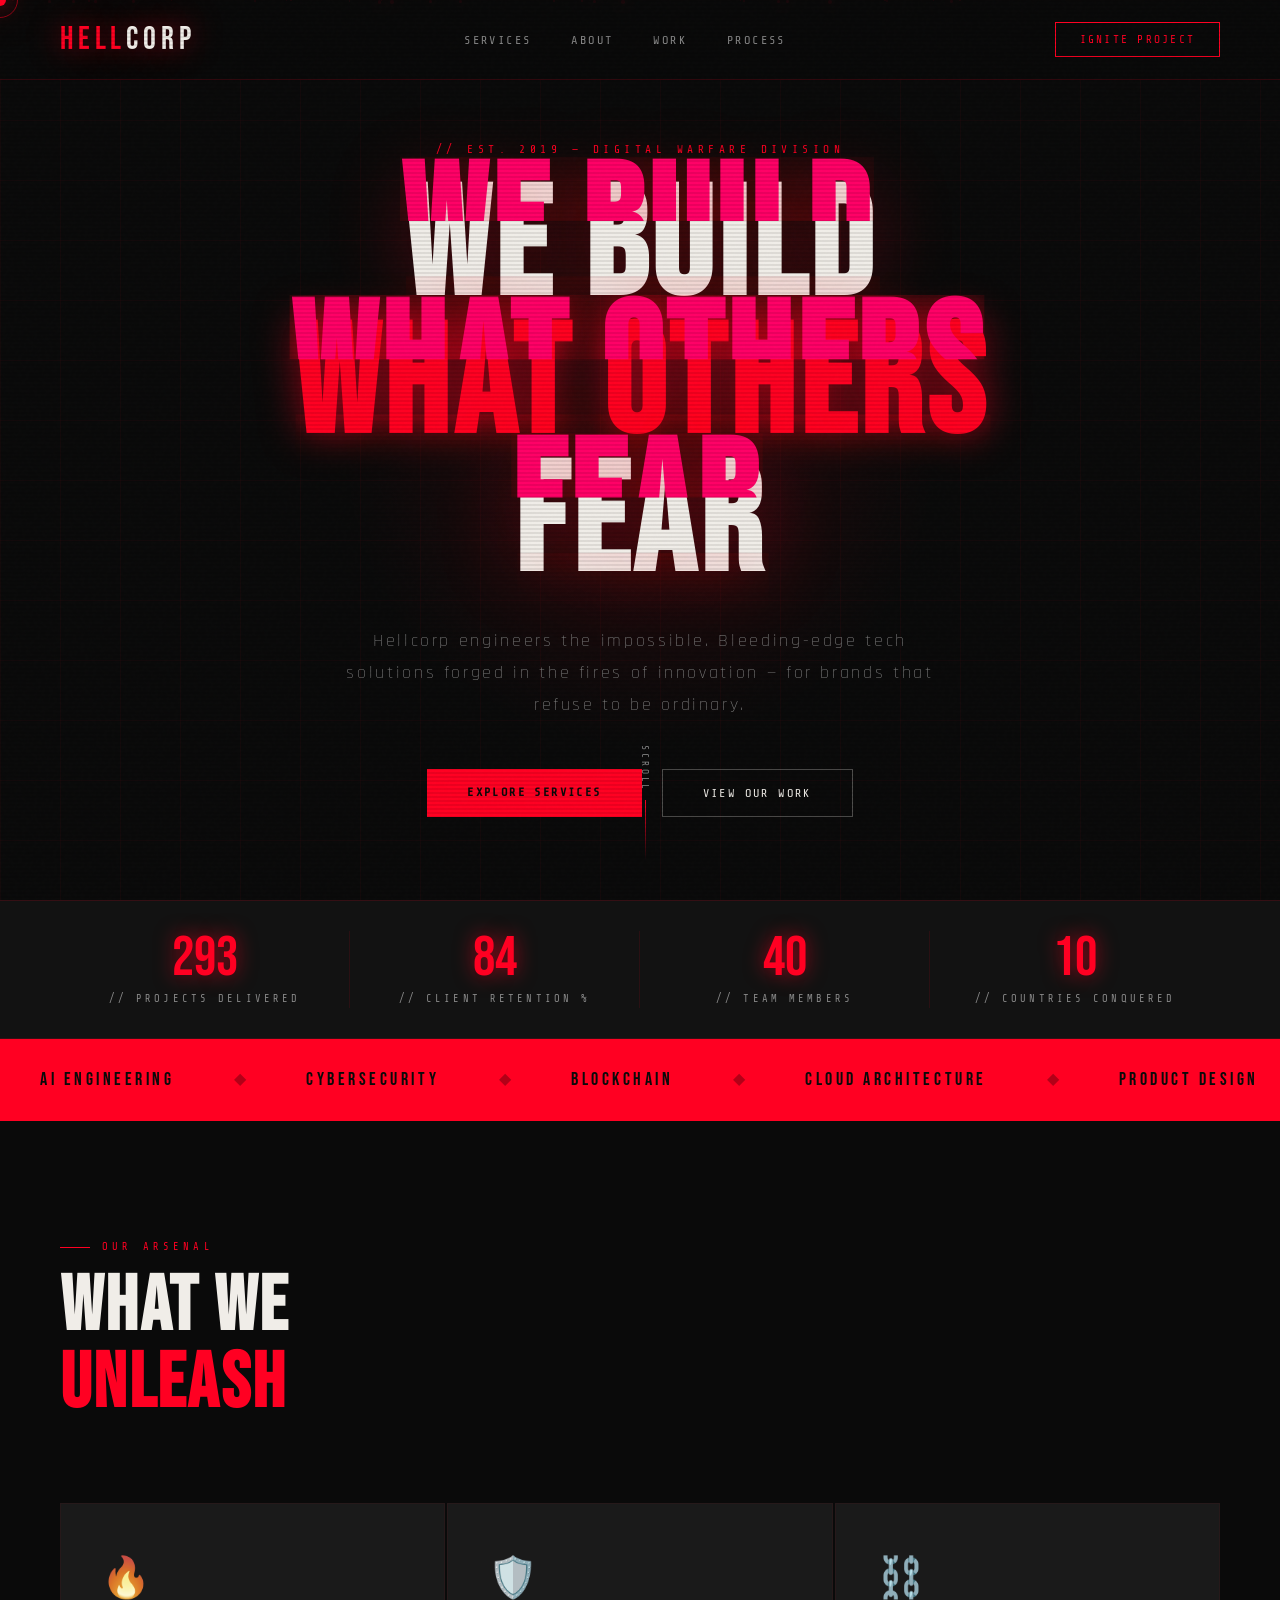
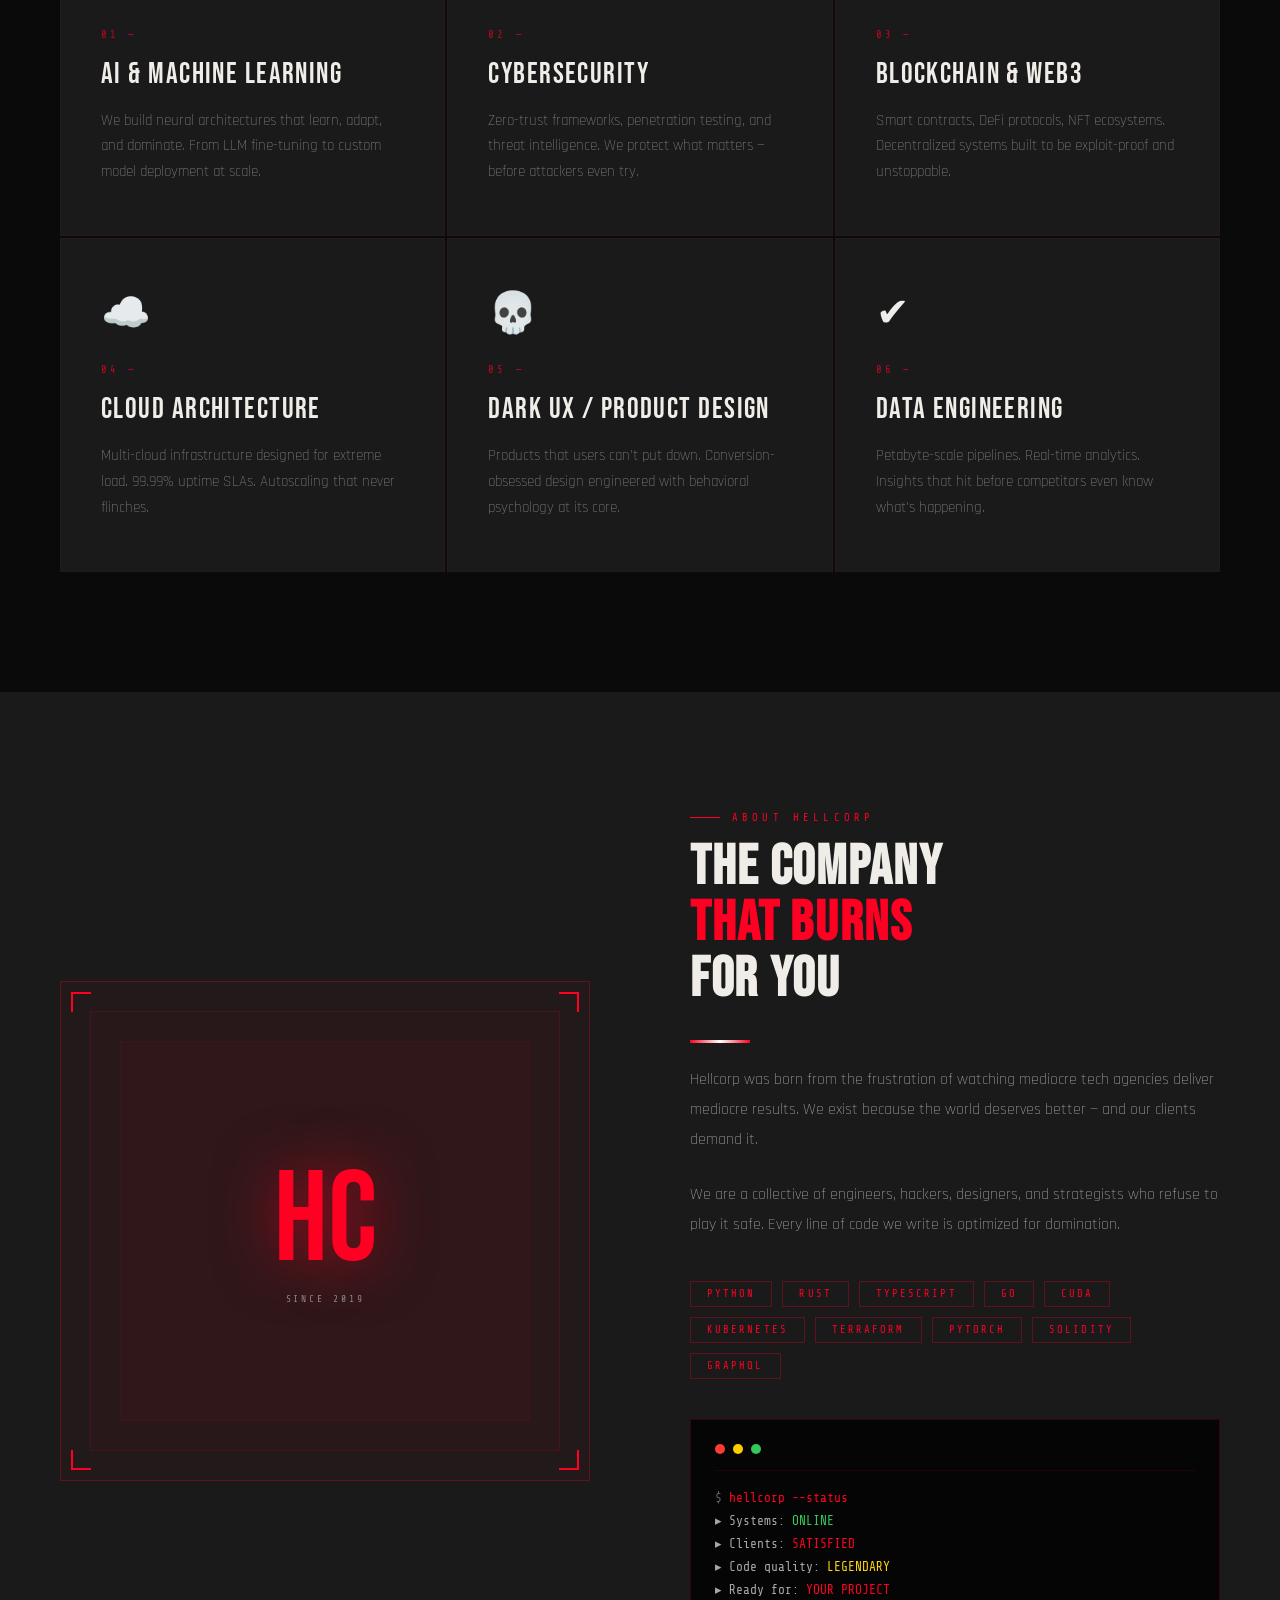
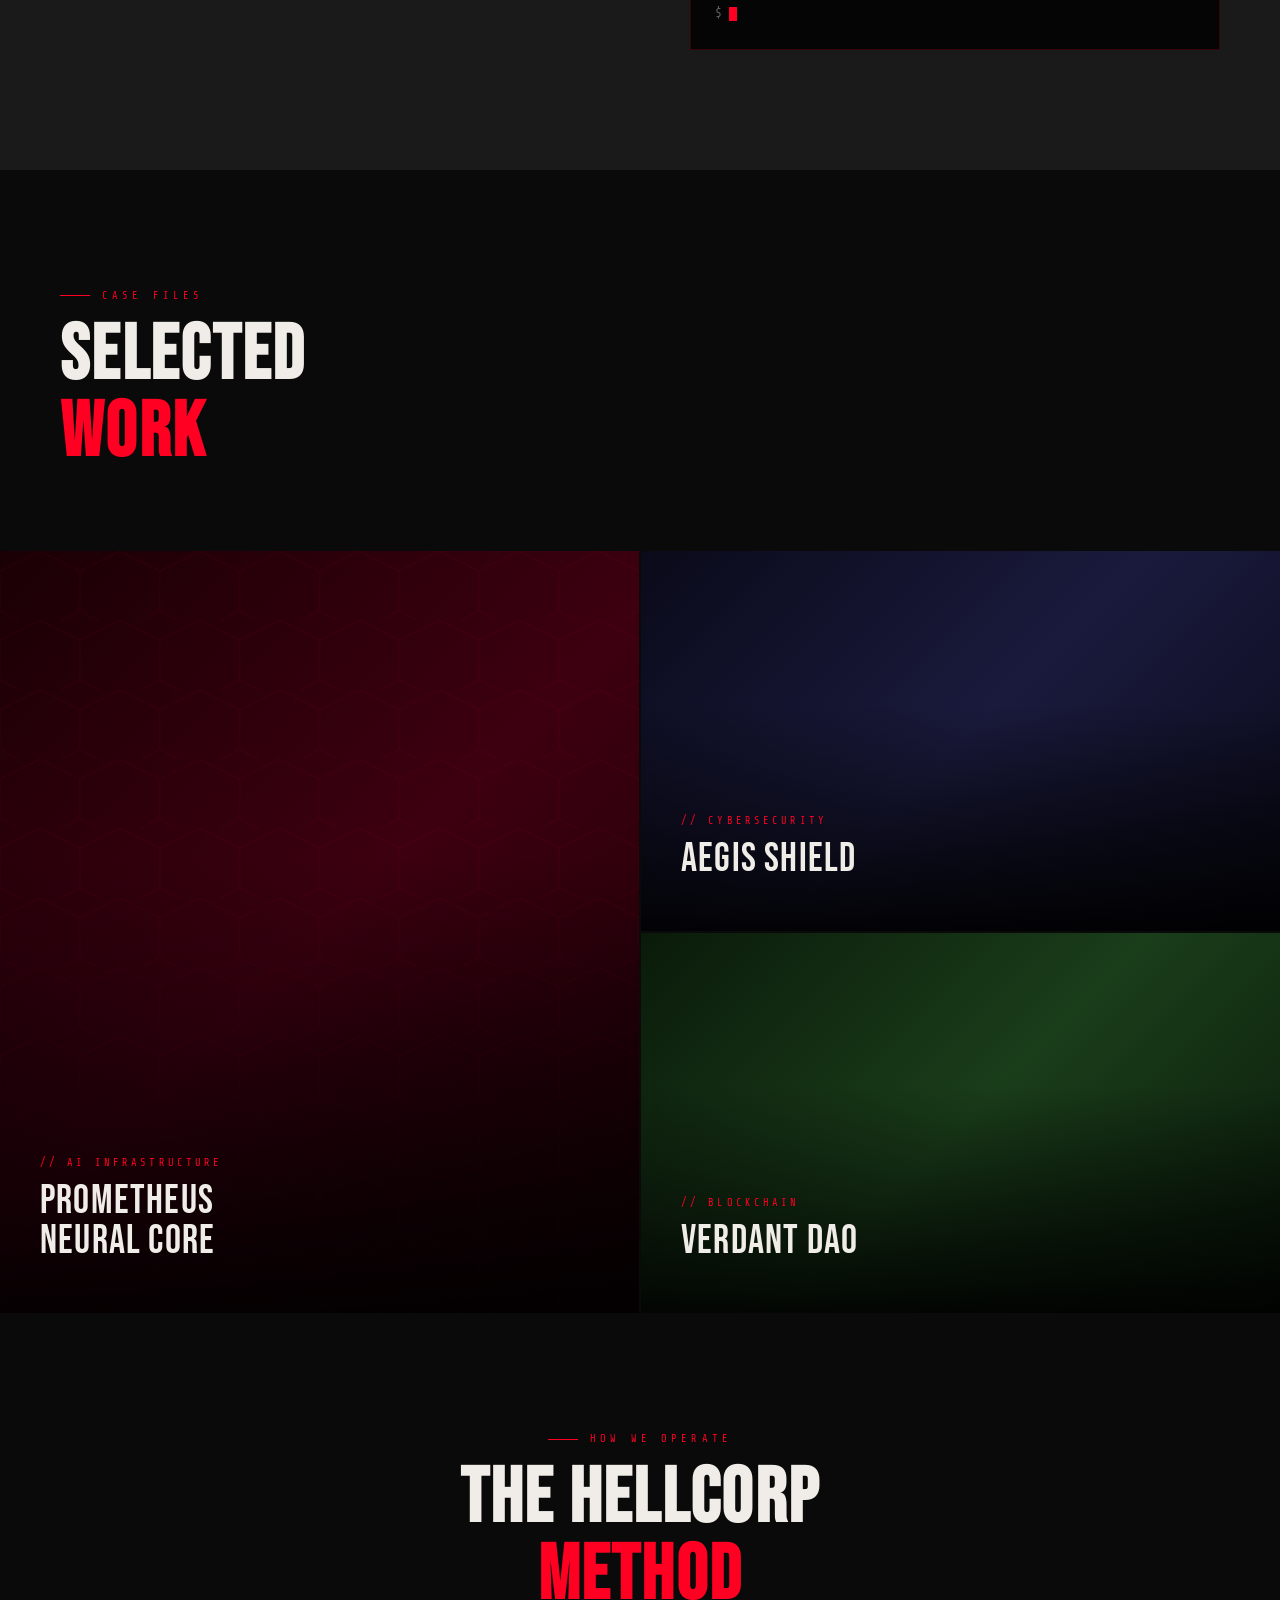
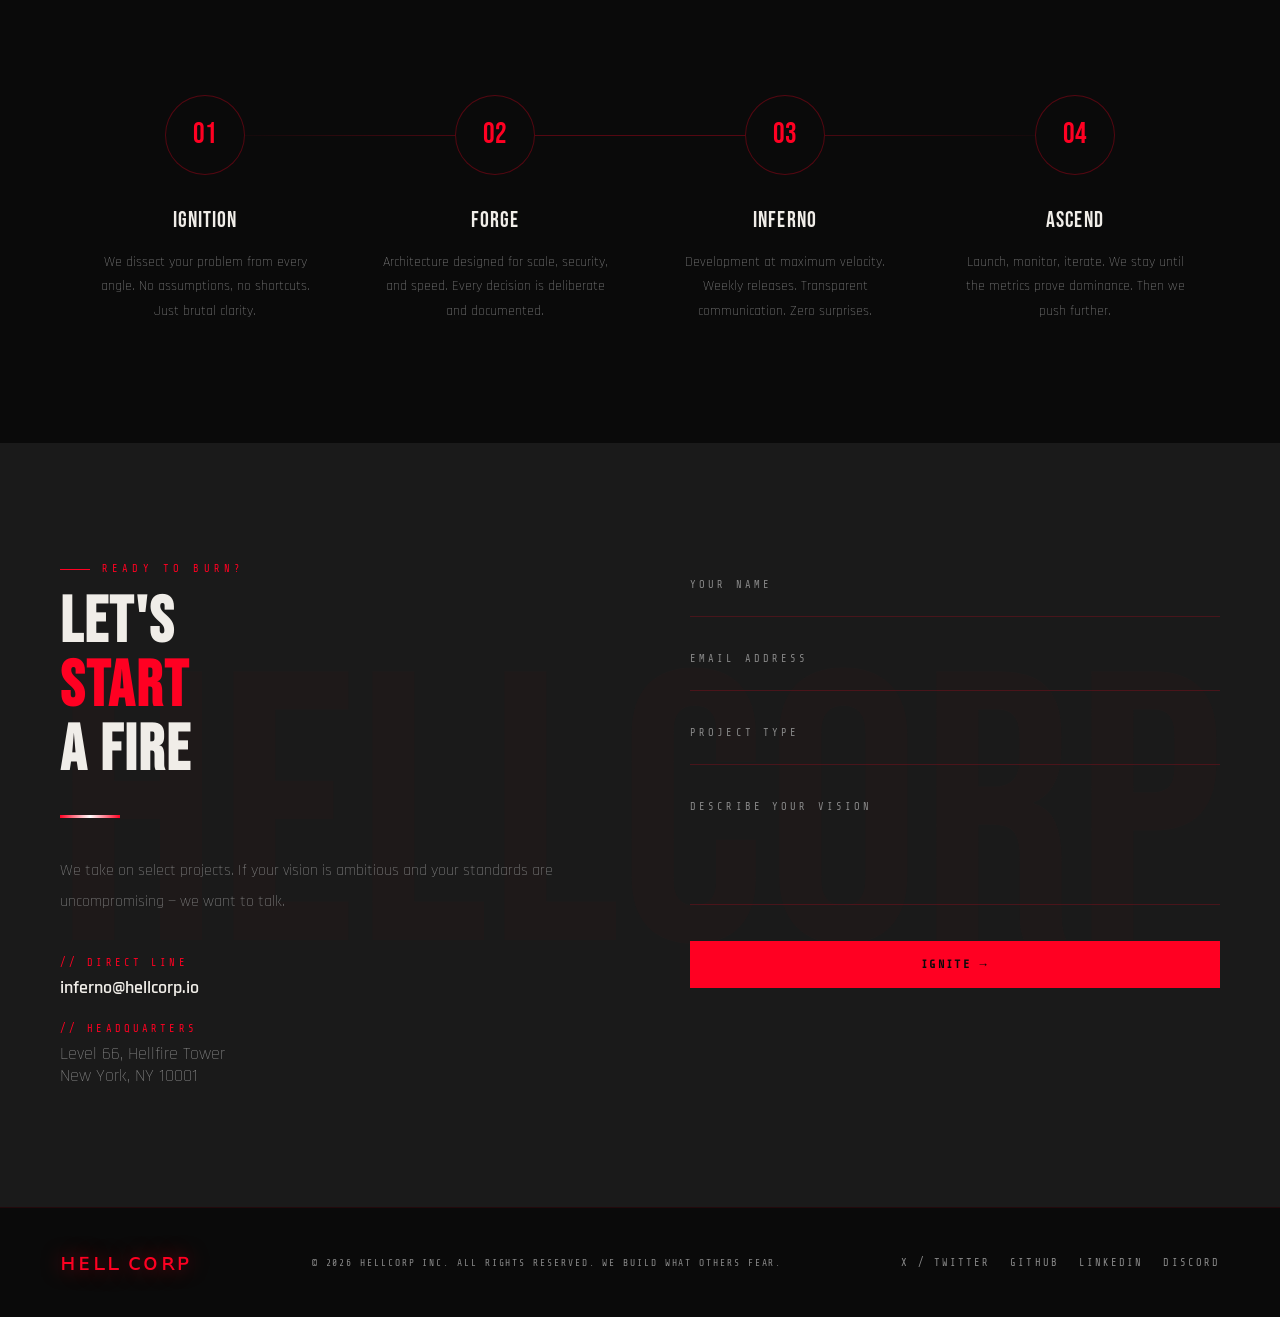
<file: index.html>
<!DOCTYPE html>
<html lang="en">
<head>
<meta charset="UTF-8">
<meta name="viewport" content="width=device-width, initial-scale=1.0">
<title>ʜᴇʟʟx ᴄᴏʀᴘ — WE BUILD WHAT OTHERS FEAR</title>
<link href="https://fonts.googleapis.com/css2?family=Bebas+Neue&family=Share+Tech+Mono&family=Rajdhani:wght@300;400;600;700&display=swap" rel="stylesheet">
<style>
  :root {
    --hell-red: #FF0022;
    --hell-orange: #FF4500;
    --ember: #FF6B00;
    --ash: #1A1A1A;
    --void: #0A0A0A;
    --smoke: #2D2D2D;
    --white: #F0EDE8;
    --dim: #888888;
    --glow: rgba(255,0,34,0.6);
  }

  * { margin:0; padding:0; box-sizing:border-box; }

  html { scroll-behavior: smooth; }

  body {
    background: var(--void);
    color: var(--white);
    font-family: 'Rajdhani', sans-serif;
    cursor: none;
    overflow-x: hidden;
  }

  /* CUSTOM CURSOR */
  .cursor {
    position: fixed;
    width: 12px; height: 12px;
    background: var(--hell-red);
    border-radius: 50%;
    pointer-events: none;
    z-index: 9999;
    transform: translate(-50%,-50%);
    transition: transform 0.1s;
    box-shadow: 0 0 20px var(--glow), 0 0 40px var(--glow);
  }
  .cursor-ring {
    position: fixed;
    width: 36px; height: 36px;
    border: 1px solid rgba(255,0,34,0.5);
    border-radius: 50%;
    pointer-events: none;
    z-index: 9998;
    transform: translate(-50%,-50%);
    transition: all 0.15s ease;
  }

  /* NOISE OVERLAY */
  body::before {
    content: '';
    position: fixed;
    inset: 0;
    background-image: url("data:image/svg+xml,%3Csvg viewBox='0 0 256 256' xmlns='http://www.w3.org/2000/svg'%3E%3Cfilter id='n'%3E%3CfeTurbulence type='fractalNoise' baseFrequency='0.9' numOctaves='4' stitchTiles='stitch'/%3E%3C/filter%3E%3Crect width='100%25' height='100%25' filter='url(%23n)' opacity='0.04'/%3E%3C/svg%3E");
    pointer-events: none;
    z-index: 9000;
    opacity: 0.35;
  }

  /* SCANLINES */
  body::after {
    content: '';
    position: fixed;
    inset: 0;
    background: repeating-linear-gradient(0deg, transparent, transparent 2px, rgba(0,0,0,0.08) 2px, rgba(0,0,0,0.08) 4px);
    pointer-events: none;
    z-index: 9001;
  }

  /* NAV */
  nav {
    position: fixed;
    top: 0; left: 0; right: 0;
    z-index: 1000;
    display: flex;
    justify-content: space-between;
    align-items: center;
    padding: 20px 60px;
    border-bottom: 1px solid rgba(255,0,34,0.15);
    background: rgba(10,10,10,0.85);
    backdrop-filter: blur(10px);
  }

  .logo {
    font-family: 'Bebas Neue', sans-serif;
    font-size: 2rem;
    letter-spacing: 0.15em;
    color: var(--hell-red);
    text-shadow: 0 0 30px var(--glow);
    animation: flicker 4s infinite;
  }

  .logo span { color: var(--white); }

  @keyframes flicker {
    0%,95%,100% { opacity:1; }
    96% { opacity:0.8; }
    97% { opacity:1; }
    98% { opacity:0.6; }
    99% { opacity:1; }
  }

  .nav-links {
    display: flex;
    gap: 40px;
    list-style: none;
  }

  .nav-links a {
    font-family: 'Share Tech Mono', monospace;
    font-size: 0.75rem;
    letter-spacing: 0.2em;
    color: var(--dim);
    text-decoration: none;
    text-transform: uppercase;
    transition: color 0.3s, text-shadow 0.3s;
    position: relative;
  }

  .nav-links a::after {
    content: '';
    position: absolute;
    bottom: -4px; left: 0;
    width: 0; height: 1px;
    background: var(--hell-red);
    transition: width 0.3s;
  }

  .nav-links a:hover { color: var(--hell-red); text-shadow: 0 0 15px var(--glow); }
  .nav-links a:hover::after { width: 100%; }

  .nav-btn {
    font-family: 'Share Tech Mono', monospace;
    font-size: 0.7rem;
    letter-spacing: 0.2em;
    text-transform: uppercase;
    border: 1px solid var(--hell-red);
    color: var(--hell-red);
    background: transparent;
    padding: 10px 24px;
    cursor: none;
    transition: all 0.3s;
    position: relative;
    overflow: hidden;
  }

  .nav-btn::before {
    content: '';
    position: absolute;
    inset: 0;
    background: var(--hell-red);
    transform: scaleX(0);
    transform-origin: left;
    transition: transform 0.3s;
    z-index: -1;
  }

  .nav-btn:hover { color: var(--void); }
  .nav-btn:hover::before { transform: scaleX(1); }

  /* HERO */
  .hero {
    min-height: 100vh;
    display: flex;
    align-items: center;
    justify-content: center;
    position: relative;
    overflow: hidden;
    padding: 120px 60px 60px;
  }

  /* ANIMATED GRID BG */
  .grid-bg {
    position: absolute;
    inset: 0;
    background-image:
      linear-gradient(rgba(255,0,34,0.04) 1px, transparent 1px),
      linear-gradient(90deg, rgba(255,0,34,0.04) 1px, transparent 1px);
    background-size: 60px 60px;
    animation: gridMove 20s linear infinite;
  }

  @keyframes gridMove {
    0% { transform: perspective(500px) rotateX(20deg) translateY(0); }
    100% { transform: perspective(500px) rotateX(20deg) translateY(60px); }
  }

  /* RADIAL GLOW BG */
  .hero-glow {
    position: absolute;
    width: 600px; height: 600px;
    border-radius: 50%;
    background: radial-gradient(circle, rgba(255,0,34,0.12) 0%, transparent 70%);
    top: 50%; left: 50%;
    transform: translate(-50%, -50%);
    animation: pulse 3s ease-in-out infinite;
  }

  @keyframes pulse {
    0%,100% { transform: translate(-50%,-50%) scale(1); opacity:0.6; }
    50% { transform: translate(-50%,-50%) scale(1.2); opacity:1; }
  }

  /* FLOATING PARTICLES */
  .particles { position: absolute; inset: 0; overflow: hidden; pointer-events: none; }
  .particle {
    position: absolute;
    width: 2px; height: 2px;
    background: var(--hell-red);
    border-radius: 50%;
    animation: rise linear infinite;
    box-shadow: 0 0 6px var(--glow);
  }

  @keyframes rise {
    0% { transform: translateY(100vh) translateX(0); opacity: 0; }
    10% { opacity: 1; }
    90% { opacity: 1; }
    100% { transform: translateY(-100px) translateX(40px); opacity: 0; }
  }

  .hero-content {
    position: relative;
    z-index: 10;
    text-align: center;
    max-width: 1000px;
  }

  .hero-tag {
    font-family: 'Share Tech Mono', monospace;
    font-size: 0.7rem;
    letter-spacing: 0.4em;
    color: var(--hell-red);
    text-transform: uppercase;
    margin-bottom: 24px;
    animation: fadeUp 0.8s ease 0.2s both;
  }

  .hero-title {
    font-family: 'Bebas Neue', sans-serif;
    font-size: clamp(5rem, 12vw, 11rem);
    line-height: 0.9;
    letter-spacing: 0.03em;
    color: var(--white);
    text-shadow: 0 0 80px rgba(255,0,34,0.3);
    animation: fadeUp 0.8s ease 0.4s both;
    position: relative;
  }

  .hero-title .red { color: var(--hell-red); text-shadow: 0 0 40px var(--glow); }

  .glitch {
    position: relative;
  }
  .glitch::before, .glitch::after {
    content: attr(data-text);
    position: absolute;
    top: 0; left: 0;
    width: 100%;
    height: 100%;
    font-family: 'Bebas Neue', sans-serif;
    font-size: inherit;
    line-height: inherit;
    letter-spacing: inherit;
  }
  .glitch::before {
    color: #FF0066;
    animation: glitch1 3s infinite 1s;
    clip-path: polygon(0 0, 100% 0, 100% 35%, 0 35%);
    transform: translateX(-3px);
  }
  .glitch::after {
    color: #00FFFF;
    animation: glitch2 3s infinite 1s;
    clip-path: polygon(0 65%, 100% 65%, 100% 100%, 0 100%);
    transform: translateX(3px);
  }

  @keyframes glitch1 {
    0%,100% { opacity:0; transform: translateX(-3px); }
    92%,95% { opacity:0; }
    93%,94% { opacity:0.8; transform: translateX(-6px) skewX(-5deg); }
  }
  @keyframes glitch2 {
    0%,100% { opacity:0; transform: translateX(3px); }
    92%,95% { opacity:0; }
    93%,94% { opacity:0.8; transform: translateX(6px) skewX(5deg); }
  }

  .hero-sub {
    font-family: 'Rajdhani', sans-serif;
    font-size: 1.1rem;
    font-weight: 300;
    letter-spacing: 0.15em;
    color: var(--dim);
    margin-top: 32px;
    line-height: 1.8;
    max-width: 600px;
    margin-left: auto;
    margin-right: auto;
    animation: fadeUp 0.8s ease 0.6s both;
  }

  .hero-btns {
    display: flex;
    gap: 20px;
    justify-content: center;
    margin-top: 48px;
    animation: fadeUp 0.8s ease 0.8s both;
  }

  .btn-primary {
    font-family: 'Share Tech Mono', monospace;
    font-size: 0.75rem;
    letter-spacing: 0.2em;
    text-transform: uppercase;
    background: var(--hell-red);
    color: var(--void);
    border: none;
    padding: 16px 40px;
    cursor: none;
    font-weight: 700;
    position: relative;
    overflow: hidden;
    transition: all 0.3s;
    text-decoration: none;
    display: inline-block;
  }

  .btn-primary::after {
    content: '';
    position: absolute;
    inset: 0;
    background: linear-gradient(135deg, transparent 40%, rgba(255,255,255,0.2) 50%, transparent 60%);
    transform: translateX(-100%);
    transition: transform 0.5s;
  }

  .btn-primary:hover { box-shadow: 0 0 40px var(--glow); transform: translateY(-2px); }
  .btn-primary:hover::after { transform: translateX(200%); }

  .btn-secondary {
    font-family: 'Share Tech Mono', monospace;
    font-size: 0.75rem;
    letter-spacing: 0.2em;
    text-transform: uppercase;
    background: transparent;
    color: var(--white);
    border: 1px solid rgba(240,237,232,0.3);
    padding: 16px 40px;
    cursor: none;
    transition: all 0.3s;
    text-decoration: none;
    display: inline-block;
  }

  .btn-secondary:hover { border-color: var(--white); background: rgba(240,237,232,0.05); }

  /* SCROLL INDICATOR */
  .scroll-ind {
    position: absolute;
    bottom: 40px;
    left: 50%;
    transform: translateX(-50%);
    display: flex;
    flex-direction: column;
    align-items: center;
    gap: 8px;
    animation: fadeUp 1s ease 1.2s both;
  }

  .scroll-line {
    width: 1px;
    height: 60px;
    background: linear-gradient(to bottom, var(--hell-red), transparent);
    animation: scrollAnim 2s ease-in-out infinite;
  }

  @keyframes scrollAnim {
    0%,100% { transform: scaleY(1); opacity:1; }
    50% { transform: scaleY(0.5); opacity:0.5; }
  }

  .scroll-txt {
    font-family: 'Share Tech Mono', monospace;
    font-size: 0.6rem;
    letter-spacing: 0.3em;
    color: var(--dim);
    text-transform: uppercase;
    writing-mode: vertical-lr;
  }

  @keyframes fadeUp {
    from { opacity:0; transform: translateY(30px); }
    to { opacity:1; transform: translateY(0); }
  }

  /* STATS BAR */
  .stats {
    border-top: 1px solid rgba(255,0,34,0.15);
    border-bottom: 1px solid rgba(255,0,34,0.15);
    background: rgba(20,20,20,0.8);
    padding: 30px 60px;
    display: grid;
    grid-template-columns: repeat(4, 1fr);
    gap: 0;
  }

  .stat {
    text-align: center;
    padding: 0 40px;
    border-right: 1px solid rgba(255,0,34,0.1);
    position: relative;
  }

  .stat:last-child { border-right: none; }

  .stat-num {
    font-family: 'Bebas Neue', sans-serif;
    font-size: 3.5rem;
    color: var(--hell-red);
    text-shadow: 0 0 20px var(--glow);
    line-height: 1;
    display: block;
  }

  .stat-label {
    font-family: 'Share Tech Mono', monospace;
    font-size: 0.65rem;
    letter-spacing: 0.3em;
    color: var(--dim);
    text-transform: uppercase;
    margin-top: 4px;
  }

  /* SERVICES */
  .section {
    padding: 120px 60px;
    position: relative;
  }

  .section-header {
    margin-bottom: 80px;
    position: relative;
  }

  .section-tag {
    font-family: 'Share Tech Mono', monospace;
    font-size: 0.65rem;
    letter-spacing: 0.4em;
    color: var(--hell-red);
    text-transform: uppercase;
    margin-bottom: 16px;
    display: flex;
    align-items: center;
    gap: 12px;
  }

  .section-tag::before {
    content: '';
    width: 30px; height: 1px;
    background: var(--hell-red);
  }

  .section-title {
    font-family: 'Bebas Neue', sans-serif;
    font-size: clamp(3rem, 6vw, 6rem);
    line-height: 1;
    letter-spacing: 0.03em;
  }

  .services-grid {
    display: grid;
    grid-template-columns: repeat(3, 1fr);
    gap: 2px;
  }

  .service-card {
    background: var(--ash);
    padding: 50px 40px;
    position: relative;
    overflow: hidden;
    cursor: none;
    transition: all 0.4s;
    border: 1px solid rgba(255,0,34,0.05);
  }

  .service-card::before {
    content: '';
    position: absolute;
    bottom: 0; left: 0;
    width: 100%; height: 2px;
    background: var(--hell-red);
    transform: scaleX(0);
    transform-origin: left;
    transition: transform 0.4s;
  }

  .service-card::after {
    content: '';
    position: absolute;
    inset: 0;
    background: linear-gradient(135deg, rgba(255,0,34,0.05), transparent);
    opacity: 0;
    transition: opacity 0.4s;
  }

  .service-card:hover {
    transform: translateY(-4px);
    background: #222;
    border-color: rgba(255,0,34,0.2);
  }

  .service-card:hover::before { transform: scaleX(1); }
  .service-card:hover::after { opacity: 1; }

  .service-icon {
    font-size: 2.5rem;
    margin-bottom: 24px;
    display: block;
    filter: grayscale(0.3);
    transition: filter 0.3s;
  }

  .service-card:hover .service-icon { filter: none; }

  .service-num {
    font-family: 'Share Tech Mono', monospace;
    font-size: 0.65rem;
    letter-spacing: 0.3em;
    color: var(--hell-red);
    margin-bottom: 16px;
    opacity: 0.7;
  }

  .service-title {
    font-family: 'Bebas Neue', sans-serif;
    font-size: 1.8rem;
    letter-spacing: 0.05em;
    margin-bottom: 16px;
    color: var(--white);
  }

  .service-desc {
    font-size: 0.95rem;
    font-weight: 300;
    color: var(--dim);
    line-height: 1.7;
  }

  .service-arrow {
    position: absolute;
    bottom: 30px; right: 30px;
    font-size: 1.5rem;
    color: var(--hell-red);
    opacity: 0;
    transform: translate(-10px, 10px);
    transition: all 0.3s;
  }

  .service-card:hover .service-arrow { opacity: 1; transform: translate(0,0); }

  /* MARQUEE */
  .marquee-section {
    padding: 30px 0;
    background: var(--hell-red);
    overflow: hidden;
    white-space: nowrap;
  }

  .marquee-track {
    display: inline-flex;
    animation: marquee 20s linear infinite;
  }

  .marquee-item {
    font-family: 'Bebas Neue', sans-serif;
    font-size: 1.1rem;
    letter-spacing: 0.2em;
    color: var(--void);
    margin: 0 40px;
    text-transform: uppercase;
  }

  .marquee-dot {
    color: rgba(0,0,0,0.3);
    margin: 0 20px;
  }

  @keyframes marquee {
    from { transform: translateX(0); }
    to { transform: translateX(-50%); }
  }

  /* ABOUT */
  .about-grid {
    display: grid;
    grid-template-columns: 1fr 1fr;
    gap: 100px;
    align-items: center;
  }

  .about-visual {
    position: relative;
    height: 500px;
  }

  .about-box {
    position: absolute;
    border: 1px solid rgba(255,0,34,0.3);
    background: rgba(255,0,34,0.03);
  }

  .about-box-1 { inset: 0; animation: boxFloat1 6s ease-in-out infinite; }
  .about-box-2 { inset: 30px; border-color: rgba(255,0,34,0.15); animation: boxFloat2 8s ease-in-out infinite; }
  .about-box-3 { inset: 60px; border-color: rgba(255,0,34,0.08); animation: boxFloat1 10s ease-in-out infinite reverse; }

  @keyframes boxFloat1 {
    0%,100% { transform: translate(0,0) rotate(0deg); }
    50% { transform: translate(5px,-5px) rotate(0.5deg); }
  }

  @keyframes boxFloat2 {
    0%,100% { transform: translate(0,0) rotate(0deg); }
    50% { transform: translate(-5px,5px) rotate(-0.5deg); }
  }

  .about-center {
    position: absolute;
    top: 50%; left: 50%;
    transform: translate(-50%,-50%);
    text-align: center;
  }

  .hell-symbol {
    font-family: 'Bebas Neue', sans-serif;
    font-size: 8rem;
    color: var(--hell-red);
    text-shadow: 0 0 60px var(--glow);
    line-height: 1;
    animation: symbolPulse 3s ease-in-out infinite;
  }

  @keyframes symbolPulse {
    0%,100% { text-shadow: 0 0 60px var(--glow); }
    50% { text-shadow: 0 0 100px var(--glow), 0 0 150px rgba(255,0,34,0.3); }
  }

  .corner-mark {
    position: absolute;
    width: 20px; height: 20px;
    border-color: var(--hell-red);
    border-style: solid;
  }

  .corner-mark.tl { top: 10px; left: 10px; border-width: 2px 0 0 2px; }
  .corner-mark.tr { top: 10px; right: 10px; border-width: 2px 2px 0 0; }
  .corner-mark.bl { bottom: 10px; left: 10px; border-width: 0 0 2px 2px; }
  .corner-mark.br { bottom: 10px; right: 10px; border-width: 0 2px 2px 0; }

  .about-text p {
    font-size: 1rem;
    font-weight: 300;
    color: rgba(240,237,232,0.7);
    line-height: 1.9;
    margin-bottom: 24px;
  }

  .tech-tags {
    display: flex;
    flex-wrap: wrap;
    gap: 10px;
    margin-top: 40px;
  }

  .tag {
    font-family: 'Share Tech Mono', monospace;
    font-size: 0.65rem;
    letter-spacing: 0.2em;
    text-transform: uppercase;
    border: 1px solid rgba(255,0,34,0.3);
    color: var(--hell-red);
    padding: 6px 16px;
    position: relative;
    overflow: hidden;
    transition: all 0.3s;
    cursor: none;
  }

  .tag:hover {
    background: rgba(255,0,34,0.1);
    border-color: var(--hell-red);
  }

  /* PROJECTS */
  .projects-grid {
    display: grid;
    grid-template-columns: repeat(2, 1fr);
    gap: 2px;
  }

  .project-card {
    position: relative;
    height: 380px;
    overflow: hidden;
    cursor: none;
    background: var(--ash);
  }

  .project-card:first-child {
    grid-row: span 2;
    height: auto;
  }

  .project-bg {
    position: absolute;
    inset: 0;
    transition: transform 0.6s ease;
  }

  .project-card:hover .project-bg { transform: scale(1.05); }

  .project-bg-1 { background: linear-gradient(135deg, #1a0005, #3d0010, #1a0005); }
  .project-bg-2 { background: linear-gradient(135deg, #0a0a1a, #1a1a3d, #0a0a1a); }
  .project-bg-3 { background: linear-gradient(135deg, #0a1a0a, #1a3d1a, #0a1a0a); }
  .project-bg-4 { background: linear-gradient(135deg, #1a1a0a, #3d3d0a, #1a1a0a); }

  .project-pattern {
    position: absolute;
    inset: 0;
    opacity: 0.1;
  }

  .project-overlay {
    position: absolute;
    inset: 0;
    background: linear-gradient(to top, rgba(0,0,0,0.9) 0%, transparent 60%);
    display: flex;
    flex-direction: column;
    justify-content: flex-end;
    padding: 40px;
    transition: all 0.4s;
  }

  .project-card:hover .project-overlay {
    background: linear-gradient(to top, rgba(0,0,0,0.95) 0%, rgba(0,0,0,0.3) 100%);
  }

  .project-cat {
    font-family: 'Share Tech Mono', monospace;
    font-size: 0.65rem;
    letter-spacing: 0.3em;
    color: var(--hell-red);
    text-transform: uppercase;
    margin-bottom: 12px;
  }

  .project-name {
    font-family: 'Bebas Neue', sans-serif;
    font-size: 2.5rem;
    letter-spacing: 0.03em;
    color: var(--white);
    margin-bottom: 12px;
    line-height: 1;
  }

  .project-desc {
    font-size: 0.9rem;
    color: rgba(240,237,232,0.6);
    font-weight: 300;
    line-height: 1.6;
    max-height: 0;
    overflow: hidden;
    transition: max-height 0.4s;
  }

  .project-card:hover .project-desc { max-height: 100px; }

  /* PROCESS */
  .process-grid {
    display: grid;
    grid-template-columns: repeat(4, 1fr);
    gap: 0;
    position: relative;
  }

  .process-grid::before {
    content: '';
    position: absolute;
    top: 40px;
    left: 12.5%;
    right: 12.5%;
    height: 1px;
    background: linear-gradient(to right, transparent, rgba(255,0,34,0.3), rgba(255,0,34,0.3), transparent);
  }

  .process-step {
    padding: 0 30px;
    text-align: center;
    position: relative;
  }

  .step-num {
    width: 80px; height: 80px;
    border: 1px solid rgba(255,0,34,0.3);
    border-radius: 50%;
    display: flex;
    align-items: center;
    justify-content: center;
    margin: 0 auto 32px;
    font-family: 'Bebas Neue', sans-serif;
    font-size: 1.8rem;
    color: var(--hell-red);
    background: var(--void);
    position: relative;
    z-index: 1;
    transition: all 0.3s;
    cursor: none;
  }

  .step-num:hover {
    background: var(--hell-red);
    color: var(--void);
    box-shadow: 0 0 30px var(--glow);
    border-color: var(--hell-red);
  }

  .step-title {
    font-family: 'Bebas Neue', sans-serif;
    font-size: 1.4rem;
    letter-spacing: 0.05em;
    margin-bottom: 16px;
  }

  .step-desc {
    font-size: 0.9rem;
    font-weight: 300;
    color: var(--dim);
    line-height: 1.7;
  }

  /* CONTACT */
  .contact-section {
    background: var(--ash);
    padding: 120px 60px;
    position: relative;
    overflow: hidden;
  }

  .contact-section::before {
    content: 'HELLCORP';
    position: absolute;
    font-family: 'Bebas Neue', sans-serif;
    font-size: 30vw;
    color: rgba(255,0,34,0.02);
    top: 50%;
    left: 50%;
    transform: translate(-50%,-50%);
    white-space: nowrap;
    pointer-events: none;
    line-height: 1;
  }

  .contact-inner {
    display: grid;
    grid-template-columns: 1fr 1fr;
    gap: 100px;
    align-items: start;
    position: relative;
    z-index: 1;
  }

  .contact-form {
    display: flex;
    flex-direction: column;
    gap: 20px;
  }

  .form-group {
    position: relative;
  }

  .form-input, .form-textarea {
    width: 100%;
    background: var(--void);
    border: 1px solid rgba(255,0,34,0.1);
    border-top: none;
    border-left: none;
    border-right: none;
    border-bottom: 1px solid rgba(255,0,34,0.2);
    color: var(--white);
    font-family: 'Rajdhani', sans-serif;
    font-size: 1rem;
    font-weight: 300;
    padding: 16px 0;
    outline: none;
    transition: border-color 0.3s;
    background: transparent;
  }

  .form-input:focus, .form-textarea:focus {
    border-bottom-color: var(--hell-red);
  }

  .form-textarea { height: 120px; resize: none; }

  .form-label {
    position: absolute;
    top: 16px; left: 0;
    font-family: 'Share Tech Mono', monospace;
    font-size: 0.65rem;
    letter-spacing: 0.3em;
    text-transform: uppercase;
    color: var(--dim);
    transition: all 0.3s;
    pointer-events: none;
  }

  .form-input:focus ~ .form-label,
  .form-input:not(:placeholder-shown) ~ .form-label,
  .form-textarea:focus ~ .form-label,
  .form-textarea:not(:placeholder-shown) ~ .form-label {
    top: -12px;
    font-size: 0.55rem;
    color: var(--hell-red);
  }

  .form-input::placeholder, .form-textarea::placeholder { color: transparent; }

  /* FOOTER */
  footer {
    background: var(--void);
    border-top: 1px solid rgba(255,0,34,0.1);
    padding: 40px 60px;
    display: flex;
    justify-content: space-between;
    align-items: center;
  }

  .footer-logo {
    font-family: 'Bebas Neue', sans-serif;
    font-size: 1.5rem;
    letter-spacing: 0.1em;
    color: var(--hell-red);
    text-shadow: 0 0 20px var(--glow);
  }

  .footer-copy {
    font-family: 'Share Tech Mono', monospace;
    font-size: 0.6rem;
    letter-spacing: 0.2em;
    color: var(--dim);
  }

  .footer-socials {
    display: flex;
    gap: 20px;
  }

  .footer-socials a {
    font-family: 'Share Tech Mono', monospace;
    font-size: 0.65rem;
    letter-spacing: 0.2em;
    color: var(--dim);
    text-decoration: none;
    text-transform: uppercase;
    transition: color 0.3s;
    cursor: none;
  }

  .footer-socials a:hover { color: var(--hell-red); }

  /* TERMINAL */
  .terminal {
    background: rgba(0,0,0,0.8);
    border: 1px solid rgba(255,0,34,0.2);
    padding: 24px;
    font-family: 'Share Tech Mono', monospace;
    font-size: 0.8rem;
    line-height: 1.8;
    margin-top: 60px;
  }

  .terminal-bar {
    display: flex;
    gap: 8px;
    margin-bottom: 16px;
    padding-bottom: 16px;
    border-bottom: 1px solid rgba(255,0,34,0.1);
  }

  .t-dot {
    width: 10px; height: 10px;
    border-radius: 50%;
  }

  .t-red { background: #FF3B30; }
  .t-yellow { background: #FFCC00; }
  .t-green { background: #34C759; }

  .t-line { color: rgba(240,237,232,0.4); }
  .t-cmd { color: var(--hell-red); }
  .t-output { color: rgba(240,237,232,0.7); }

  .blink {
    display: inline-block;
    width: 8px; height: 14px;
    background: var(--hell-red);
    vertical-align: middle;
    animation: blink 1s step-end infinite;
  }

  @keyframes blink {
    0%,100% { opacity:1; }
    50% { opacity:0; }
  }

  /* ANIMATIONS ON SCROLL */
  .reveal {
    opacity: 0;
    transform: translateY(40px);
    transition: all 0.7s ease;
  }

  .reveal.visible {
    opacity: 1;
    transform: translateY(0);
  }

  /* RED LINE ACCENT */
  .red-accent {
    display: inline-block;
    width: 60px; height: 3px;
    background: var(--hell-red);
    margin-bottom: 16px;
    position: relative;
    overflow: hidden;
  }

  .red-accent::after {
    content: '';
    position: absolute;
    inset: 0;
    background: linear-gradient(to right, transparent, white, transparent);
    animation: shine 2s infinite;
  }

  @keyframes shine {
    from { transform: translateX(-100%); }
    to { transform: translateX(100%); }
  }

  /* HEXAGON BG PATTERN */
  .hex-pattern {
    position: absolute;
    right: 0; top: 0;
    opacity: 0.03;
    pointer-events: none;
  }
</style>
</head>
<body>

<!-- CUSTOM CURSOR -->
<div class="cursor" id="cursor"></div>
<div class="cursor-ring" id="cursorRing"></div>

<!-- NAV -->
<nav>
  <div class="logo">HELL<span>CORP</span></div>
  <ul class="nav-links">
    <li><a href="#services">Services</a></li>
    <li><a href="#about">About</a></li>
    <li><a href="#work">Work</a></li>
    <li><a href="#process">Process</a></li>
  </ul>
  <button class="nav-btn" onclick="document.getElementById('contact').scrollIntoView({behavior:'smooth'})">IGNITE PROJECT</button>
</nav>

<!-- PARTICLES -->
<div class="particles" id="particles"></div>

<!-- HERO -->
<section class="hero">
  <div class="grid-bg"></div>
  <div class="hero-glow"></div>
  
  <div class="hero-content">
    <div class="hero-tag">// EST. 2019 — DIGITAL WARFARE DIVISION</div>
    <h1 class="hero-title">
      <span class="glitch" data-text="WE BUILD">WE BUILD</span><br>
      <span class="red glitch" data-text="WHAT OTHERS">WHAT OTHERS</span><br>
      <span class="glitch" data-text="FEAR">FEAR</span>
    </h1>
    <p class="hero-sub">Hellcorp engineers the impossible. Bleeding-edge tech solutions forged in the fires of innovation — for brands that refuse to be ordinary.</p>
    <div class="hero-btns">
      <a href="#services" class="btn-primary">EXPLORE SERVICES</a>
      <a href="#work" class="btn-secondary">VIEW OUR WORK</a>
    </div>
  </div>

  <div class="scroll-ind">
    <div class="scroll-txt">SCROLL</div>
    <div class="scroll-line"></div>
  </div>
</section>

<!-- STATS -->
<div class="stats">
  <div class="stat reveal">
    <span class="stat-num" data-target="340">0</span>
    <span class="stat-label">// Projects Delivered</span>
  </div>
  <div class="stat reveal">
    <span class="stat-num" data-target="98">0</span>
    <span class="stat-label">// Client Retention %</span>
  </div>
  <div class="stat reveal">
    <span class="stat-num" data-target="47">0</span>
    <span class="stat-label">// Team Members</span>
  </div>
  <div class="stat reveal">
    <span class="stat-num" data-target="12">0</span>
    <span class="stat-label">// Countries Conquered</span>
  </div>
</div>

<!-- MARQUEE -->
<div class="marquee-section">
  <div class="marquee-track">
    <span class="marquee-item">AI Engineering</span><span class="marquee-dot">◆</span>
    <span class="marquee-item">Cybersecurity</span><span class="marquee-dot">◆</span>
    <span class="marquee-item">Blockchain</span><span class="marquee-dot">◆</span>
    <span class="marquee-item">Cloud Architecture</span><span class="marquee-dot">◆</span>
    <span class="marquee-item">Product Design</span><span class="marquee-dot">◆</span>
    <span class="marquee-item">Data Systems</span><span class="marquee-dot">◆</span>
    <span class="marquee-item">DevOps</span><span class="marquee-dot">◆</span>
    <span class="marquee-item">Machine Learning</span><span class="marquee-dot">◆</span>
    <span class="marquee-item">AI Engineering</span><span class="marquee-dot">◆</span>
    <span class="marquee-item">Cybersecurity</span><span class="marquee-dot">◆</span>
    <span class="marquee-item">Blockchain</span><span class="marquee-dot">◆</span>
    <span class="marquee-item">Cloud Architecture</span><span class="marquee-dot">◆</span>
    <span class="marquee-item">Product Design</span><span class="marquee-dot">◆</span>
    <span class="marquee-item">Data Systems</span><span class="marquee-dot">◆</span>
    <span class="marquee-item">DevOps</span><span class="marquee-dot">◆</span>
    <span class="marquee-item">Machine Learning</span><span class="marquee-dot">◆</span>
  </div>
</div>

<!-- SERVICES -->
<section class="section" id="services">
  <div class="section-header reveal">
    <div class="section-tag">Our Arsenal</div>
    <h2 class="section-title">WHAT WE<br><span style="color:var(--hell-red)">UNLEASH</span></h2>
  </div>

  <div class="services-grid">
    <div class="service-card reveal">
      <span class="service-icon">🔥</span>
      <div class="service-num">01 —</div>
      <div class="service-title">AI & Machine Learning</div>
      <p class="service-desc">We build neural architectures that learn, adapt, and dominate. From LLM fine-tuning to custom model deployment at scale.</p>
      <span class="service-arrow">→</span>
    </div>
    <div class="service-card reveal">
      <span class="service-icon">🛡️</span>
      <div class="service-num">02 —</div>
      <div class="service-title">Cybersecurity</div>
      <p class="service-desc">Zero-trust frameworks, penetration testing, and threat intelligence. We protect what matters — before attackers even try.</p>
      <span class="service-arrow">→</span>
    </div>
    <div class="service-card reveal">
      <span class="service-icon">⛓️</span>
      <div class="service-num">03 —</div>
      <div class="service-title">Blockchain & Web3</div>
      <p class="service-desc">Smart contracts, DeFi protocols, NFT ecosystems. Decentralized systems built to be exploit-proof and unstoppable.</p>
      <span class="service-arrow">→</span>
    </div>
    <div class="service-card reveal">
      <span class="service-icon">☁️</span>
      <div class="service-num">04 —</div>
      <div class="service-title">Cloud Architecture</div>
      <p class="service-desc">Multi-cloud infrastructure designed for extreme load. 99.99% uptime SLAs. Autoscaling that never flinches.</p>
      <span class="service-arrow">→</span>
    </div>
    <div class="service-card reveal">
      <span class="service-icon">💀</span>
      <div class="service-num">05 —</div>
      <div class="service-title">Dark UX / Product Design</div>
      <p class="service-desc">Products that users can't put down. Conversion-obsessed design engineered with behavioral psychology at its core.</p>
      <span class="service-arrow">→</span>
    </div>
    <div class="service-card reveal">
      <span class="service-icon">✔</span>
      <div class="service-num">06 —</div>
      <div class="service-title">Data Engineering</div>
      <p class="service-desc">Petabyte-scale pipelines. Real-time analytics. Insights that hit before competitors even know what's happening.</p>
      <span class="service-arrow">→</span>
    </div>
  </div>
</section>

<!-- ABOUT -->
<section class="section" id="about" style="background: var(--ash);">
  <div class="about-grid">
    <div class="about-visual reveal">
      <div class="about-box about-box-1">
        <div class="corner-mark tl"></div>
        <div class="corner-mark tr"></div>
        <div class="corner-mark bl"></div>
        <div class="corner-mark br"></div>
      </div>
      <div class="about-box about-box-2"></div>
      <div class="about-box about-box-3"></div>
      <div class="about-center">
        <div class="hell-symbol">HC</div>
        <div style="font-family:'Share Tech Mono',monospace;font-size:0.6rem;letter-spacing:0.3em;color:var(--dim);margin-top:8px;">SINCE 2019</div>
      </div>
    </div>
    <div class="about-text reveal">
      <div class="section-tag">About Hellcorp</div>
      <h2 class="section-title" style="font-size:3.5rem;margin-bottom:32px;">THE COMPANY<br><span style="color:var(--hell-red)">THAT BURNS</span><br>FOR YOU</h2>
      <div class="red-accent"></div>
      <p>Hellcorp was born from the frustration of watching mediocre tech agencies deliver mediocre results. We exist because the world deserves better — and our clients demand it.</p>
      <p>We are a collective of engineers, hackers, designers, and strategists who refuse to play it safe. Every line of code we write is optimized for domination.</p>
      <div class="tech-tags">
        <span class="tag">Python</span>
        <span class="tag">Rust</span>
        <span class="tag">TypeScript</span>
        <span class="tag">Go</span>
        <span class="tag">CUDA</span>
        <span class="tag">Kubernetes</span>
        <span class="tag">Terraform</span>
        <span class="tag">PyTorch</span>
        <span class="tag">Solidity</span>
        <span class="tag">GraphQL</span>
      </div>
      <div class="terminal" style="margin-top:40px;">
        <div class="terminal-bar">
          <div class="t-dot t-red"></div>
          <div class="t-dot t-yellow"></div>
          <div class="t-dot t-green"></div>
        </div>
        <div class="t-line">$ <span class="t-cmd">hellcorp --status</span></div>
        <div class="t-output">▸ Systems: <span style="color:#34C759">ONLINE</span></div>
        <div class="t-output">▸ Clients: <span style="color:var(--hell-red)">SATISFIED</span></div>
        <div class="t-output">▸ Code quality: <span style="color:#FFD60A">LEGENDARY</span></div>
        <div class="t-output">▸ Ready for: <span style="color:var(--hell-red)">YOUR PROJECT</span></div>
        <div class="t-line">$ <span class="blink"></span></div>
      </div>
    </div>
  </div>
</section>

<!-- WORK -->
<section class="section" id="work" style="padding-bottom:0;">
  <div class="section-header reveal">
    <div class="section-tag">Case Files</div>
    <h2 class="section-title">SELECTED<br><span style="color:var(--hell-red)">WORK</span></h2>
  </div>
</section>

<div class="projects-grid reveal">
  <div class="project-card">
    <div class="project-bg project-bg-1">
      <svg class="project-pattern" viewBox="0 0 400 800" xmlns="http://www.w3.org/2000/svg">
        <pattern id="hex1" x="0" y="0" width="50" height="43.4" patternUnits="userSpaceOnUse">
          <polygon points="25,0 50,12.5 50,37.5 25,50 0,37.5 0,12.5" fill="none" stroke="#FF0022" stroke-width="0.5"/>
        </pattern>
        <rect width="400" height="800" fill="url(#hex1)"/>
      </svg>
    </div>
    <div class="project-overlay">
      <div class="project-cat">// AI Infrastructure</div>
      <div class="project-name">PROMETHEUS<br>NEURAL CORE</div>
      <div class="project-desc">A distributed AI inference platform handling 50M+ requests daily for a Fortune 500 financial institution.</div>
    </div>
  </div>
  <div class="project-card">
    <div class="project-bg project-bg-2"></div>
    <div class="project-overlay">
      <div class="project-cat">// Cybersecurity</div>
      <div class="project-name">AEGIS SHIELD</div>
      <div class="project-desc">Zero-day threat detection system deployed across 12 enterprise networks.</div>
    </div>
  </div>
  <div class="project-card">
    <div class="project-bg project-bg-3"></div>
    <div class="project-overlay">
      <div class="project-cat">// Blockchain</div>
      <div class="project-name">VERDANT DAO</div>
      <div class="project-desc">$400M TVL DeFi protocol with custom audited smart contracts and governance layer.</div>
    </div>
  </div>
</div>

<!-- PROCESS -->
<section class="section" id="process">
  <div class="section-header reveal" style="text-align:center;">
    <div class="section-tag" style="justify-content:center;">How We Operate</div>
    <h2 class="section-title">THE HELLCORP<br><span style="color:var(--hell-red)">METHOD</span></h2>
  </div>
  <div class="process-grid">
    <div class="process-step reveal">
      <div class="step-num">01</div>
      <div class="step-title">IGNITION</div>
      <p class="step-desc">We dissect your problem from every angle. No assumptions, no shortcuts. Just brutal clarity.</p>
    </div>
    <div class="process-step reveal">
      <div class="step-num">02</div>
      <div class="step-title">FORGE</div>
      <p class="step-desc">Architecture designed for scale, security, and speed. Every decision is deliberate and documented.</p>
    </div>
    <div class="process-step reveal">
      <div class="step-num">03</div>
      <div class="step-title">INFERNO</div>
      <p class="step-desc">Development at maximum velocity. Weekly releases. Transparent communication. Zero surprises.</p>
    </div>
    <div class="process-step reveal">
      <div class="step-num">04</div>
      <div class="step-title">ASCEND</div>
      <p class="step-desc">Launch, monitor, iterate. We stay until the metrics prove dominance. Then we push further.</p>
    </div>
  </div>
</section>

<!-- CONTACT -->
<section class="contact-section" id="contact">
  <div class="contact-inner">
    <div class="reveal">
      <div class="section-tag">Ready to Burn?</div>
      <h2 class="section-title" style="font-size:4rem;margin-bottom:32px;">LET'S<br><span style="color:var(--hell-red)">START</span><br>A FIRE</h2>
      <div class="red-accent"></div>
      <p style="color:var(--dim);font-weight:300;line-height:1.9;margin-top:16px;">We take on select projects. If your vision is ambitious and your standards are uncompromising — we want to talk.</p>
      <div style="margin-top:40px;">
        <div style="font-family:'Share Tech Mono',monospace;font-size:0.65rem;letter-spacing:0.3em;color:var(--hell-red);margin-bottom:8px;">// DIRECT LINE</div>
        <div style="font-size:1.1rem;font-weight:600;margin-bottom:24px;">inferno@hellcorp.io</div>
        <div style="font-family:'Share Tech Mono',monospace;font-size:0.65rem;letter-spacing:0.3em;color:var(--hell-red);margin-bottom:8px;">// HEADQUARTERS</div>
        <div style="font-size:1.1rem;font-weight:300;color:var(--dim);">Level 66, Hellfire Tower<br>New York, NY 10001</div>
      </div>
    </div>
    <div class="contact-form reveal">
      <div class="form-group">
        <input type="text" class="form-input" placeholder="Name" id="name">
        <label class="form-label" for="name">Your Name</label>
      </div>
      <div class="form-group">
        <input type="email" class="form-input" placeholder="Email" id="email">
        <label class="form-label" for="email">Email Address</label>
      </div>
      <div class="form-group">
        <input type="text" class="form-input" placeholder="Project" id="project">
        <label class="form-label" for="project">Project Type</label>
      </div>
      <div class="form-group">
        <textarea class="form-textarea" placeholder="Message" id="message"></textarea>
        <label class="form-label" for="message">Describe Your Vision</label>
      </div>
      <button class="btn-primary" style="margin-top:10px;border:none;font-size:0.75rem;" onclick="handleSubmit()">IGNITE →</button>
    </div>
  </div>
</section>

<!-- FOOTER -->
<footer>
  <div class="footer-logo">ʜᴇʟʟ ᴄᴏʀᴘ</div>
  <div class="footer-copy">© 2026 HELLCORP INC. ALL RIGHTS RESERVED. WE BUILD WHAT OTHERS FEAR.</div>
  <div class="footer-socials">
    <a href="#">X / Twitter</a>
    <a href="#">GitHub</a>
    <a href="#">LinkedIn</a>
    <a href="#">Discord</a>
  </div>
</footer>

<script>
// CURSOR
const cursor = document.getElementById('cursor');
const ring = document.getElementById('cursorRing');
let mx = 0, my = 0, rx = 0, ry = 0;

document.addEventListener('mousemove', e => {
  mx = e.clientX; my = e.clientY;
  cursor.style.left = mx + 'px';
  cursor.style.top = my + 'px';
});

function animateRing() {
  rx += (mx - rx) * 0.15;
  ry += (my - ry) * 0.15;
  ring.style.left = rx + 'px';
  ring.style.top = ry + 'px';
  requestAnimationFrame(animateRing);
}
animateRing();

document.querySelectorAll('a, button, .service-card, .step-num, .tag').forEach(el => {
  el.addEventListener('mouseenter', () => {
    cursor.style.transform = 'translate(-50%,-50%) scale(2)';
    ring.style.transform = 'translate(-50%,-50%) scale(1.5)';
    ring.style.borderColor = 'rgba(255,0,34,0.8)';
  });
  el.addEventListener('mouseleave', () => {
    cursor.style.transform = 'translate(-50%,-50%) scale(1)';
    ring.style.transform = 'translate(-50%,-50%) scale(1)';
    ring.style.borderColor = 'rgba(255,0,34,0.5)';
  });
});

// PARTICLES
const pContainer = document.getElementById('particles');
for (let i = 0; i < 30; i++) {
  const p = document.createElement('div');
  p.classList.add('particle');
  p.style.left = Math.random() * 100 + '%';
  p.style.width = p.style.height = (Math.random() * 3 + 1) + 'px';
  p.style.animationDuration = (Math.random() * 8 + 6) + 's';
  p.style.animationDelay = (Math.random() * 10) + 's';
  pContainer.appendChild(p);
}

// SCROLL REVEAL
const observer = new IntersectionObserver((entries) => {
  entries.forEach(e => {
    if (e.isIntersecting) e.target.classList.add('visible');
  });
}, { threshold: 0.1 });

document.querySelectorAll('.reveal').forEach(el => observer.observe(el));

// COUNTER
function animateCounter(el, target) {
  let start = 0;
  const duration = 2000;
  const step = (timestamp) => {
    if (!start) start = timestamp;
    const progress = Math.min((timestamp - start) / duration, 1);
    const eased = 1 - Math.pow(1 - progress, 3);
    el.textContent = Math.floor(eased * target);
    if (progress < 1) requestAnimationFrame(step);
    else el.textContent = target;
  };
  requestAnimationFrame(step);
}

const counterObserver = new IntersectionObserver((entries) => {
  entries.forEach(e => {
    if (e.isIntersecting) {
      const target = parseInt(e.target.dataset.target);
      animateCounter(e.target, target);
      counterObserver.unobserve(e.target);
    }
  });
}, { threshold: 0.5 });

document.querySelectorAll('.stat-num').forEach(el => counterObserver.observe(el));

// FORM SUBMIT
function handleSubmit() {
  const btn = event.target;
  btn.textContent = 'SENDING...';
  btn.style.background = '#FF4500';
  setTimeout(() => {
    btn.textContent = 'MESSAGE SENT ✓';
    btn.style.background = '#1a4a1a';
    btn.style.color = '#34C759';
    btn.style.borderColor = '#34C759';
  }, 1500);
}

// GLITCH effect on title words on hover
document.querySelectorAll('.glitch').forEach(el => {
  el.addEventListener('mouseenter', () => {
    el.style.animation = 'none';
  });
});
</script>
</body>
</html>
</file>
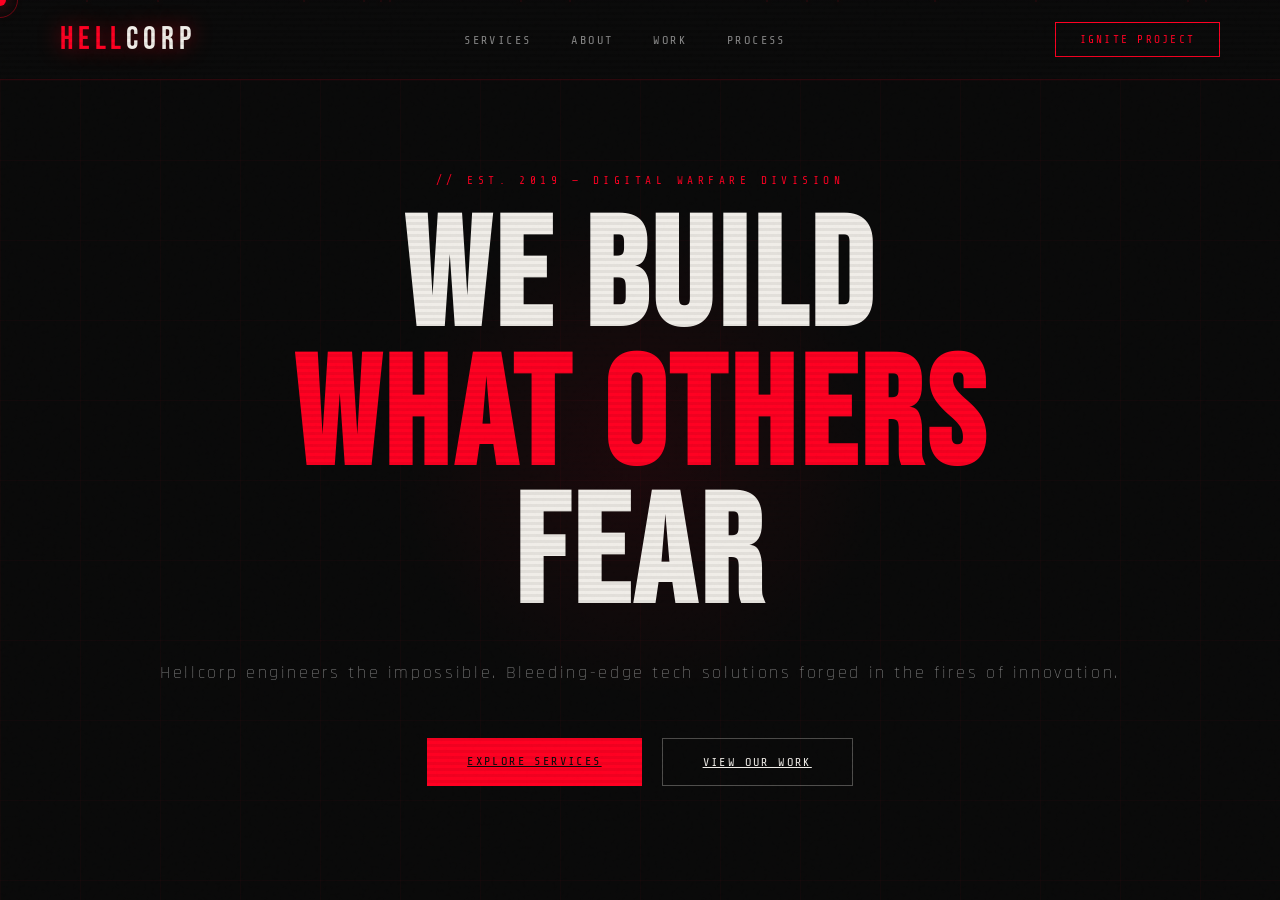
<file: 123.html>
<!DOCTYPE html>
<html lang="en">
<head>
<meta charset="UTF-8">
<meta name="viewport" content="width=device-width, initial-scale=1.0">
<title>ʜᴇʟʟ ᴄᴏʀᴘ — WE BUILD WHAT OTHERS FEAR</title>
<link href="https://fonts.googleapis.com/css2?family=Bebas+Neue&family=Share+Tech+Mono&family=Rajdhani:wght@300;400;600;700&display=swap" rel="stylesheet">
<style>
  :root {
    --hell-red: #FF0022;
    --hell-orange: #FF4500;
    --ash: #1A1A1A;
    --void: #0A0A0A;
    --smoke: #2D2D2D;
    --white: #F0EDE8;
    --dim: #888888;
    --glow: rgba(255,0,34,0.5);
  }
  * { margin:0; padding:0; box-sizing:border-box; }
  html { scroll-behavior: smooth; }
  body {
    background: var(--void);
    color: var(--white);
    font-family: 'Rajdhani', sans-serif;
    cursor: none;
    overflow-x: hidden;
  }

  /* 🔥 FIXED & LIGHT CURSOR */
  .cursor {
    position: fixed;
    width: 12px; height: 12px;
    background: var(--hell-red);
    border-radius: 50%;
    pointer-events: none;
    z-index: 9999;
    transform: translate(-50%, -50%);
    box-shadow: 0 0 15px var(--glow);
    will-change: transform;
    transition: transform 0.08s ease;
  }
  .cursor-ring {
    position: fixed;
    width: 36px; height: 36px;
    border: 1px solid rgba(255,0,34,0.4);
    border-radius: 50%;
    pointer-events: none;
    z-index: 9998;
    transform: translate(-50%, -50%);
    will-change: transform;
    transition: all 0.2s ease;
  }

  /* LIGHT NOISE + SCANLINES */
  body::before {
    content: '';
    position: fixed;
    inset: 0;
    background-image: url("data:image/svg+xml,%3Csvg viewBox='0 0 256 256' xmlns='http://www.w3.org/2000/svg'%3E%3Cfilter id='n'%3E%3CfeTurbulence type='fractalNoise' baseFrequency='0.9' numOctaves='3'/%3E%3C/filter%3E%3Crect width='100%25' height='100%25' filter='url(%23n)' opacity='0.03'/%3E%3C/svg%3E");
    pointer-events: none;
    z-index: 9000;
    opacity: 0.25;
  }
  body::after {
    content: '';
    position: fixed;
    inset: 0;
    background: repeating-linear-gradient(0deg, transparent, transparent 3px, rgba(0,0,0,0.06) 3px, rgba(0,0,0,0.06) 6px);
    pointer-events: none;
    z-index: 9001;
  }

  /* NAV */
  nav {
    position: fixed;
    top: 0; left: 0; right: 0;
    z-index: 1000;
    display: flex;
    justify-content: space-between;
    align-items: center;
    padding: 20px 60px;
    border-bottom: 1px solid rgba(255,0,34,0.15);
    background: rgba(10,10,10,0.9);
  }
  .logo {
    font-family: 'Bebas Neue', sans-serif;
    font-size: 2rem;
    letter-spacing: 0.15em;
    color: var(--hell-red);
    text-shadow: 0 0 20px var(--glow);
  }
  .logo span { color: var(--white); }

  .nav-links {
    display: flex;
    gap: 40px;
    list-style: none;
  }
  .nav-links a {
    font-family: 'Share Tech Mono', monospace;
    font-size: 0.75rem;
    letter-spacing: 0.2em;
    color: var(--dim);
    text-decoration: none;
    text-transform: uppercase;
    transition: color 0.3s;
  }
  .nav-links a:hover { color: var(--hell-red); }

  .nav-btn {
    font-family: 'Share Tech Mono', monospace;
    font-size: 0.7rem;
    letter-spacing: 0.2em;
    text-transform: uppercase;
    border: 1px solid var(--hell-red);
    color: var(--hell-red);
    background: transparent;
    padding: 10px 24px;
    transition: all 0.3s;
  }
  .nav-btn:hover {
    background: var(--hell-red);
    color: var(--void);
  }

  /* HERO - Reduced Animations */
  .hero {
    min-height: 100vh;
    display: flex;
    align-items: center;
    justify-content: center;
    position: relative;
    padding: 120px 60px 60px;
  }
  .grid-bg {
    position: absolute;
    inset: 0;
    background-image:
      linear-gradient(rgba(255,0,34,0.03) 1px, transparent 1px),
      linear-gradient(90deg, rgba(255,0,34,0.03) 1px, transparent 1px);
    background-size: 80px 80px;
  }
  .hero-glow {
    position: absolute;
    width: 500px; height: 500px;
    border-radius: 50%;
    background: radial-gradient(circle, rgba(255,0,34,0.08) 0%, transparent 70%);
    top: 50%; left: 50%;
    transform: translate(-50%, -50%);
  }
  .hero-content { position: relative; z-index: 10; text-align: center; max-width: 1000px; }

  .hero-tag { font-family: 'Share Tech Mono', monospace; font-size: 0.7rem; letter-spacing: 0.4em; color: var(--hell-red); margin-bottom: 24px; }
  .hero-title {
    font-family: 'Bebas Neue', sans-serif;
    font-size: clamp(5rem, 12vw, 11rem);
    line-height: 0.9;
    letter-spacing: 0.03em;
    color: var(--white);
  }
  .hero-title .red { color: var(--hell-red); }

  .hero-sub {
    font-size: 1.1rem;
    font-weight: 300;
    letter-spacing: 0.15em;
    color: var(--dim);
    margin-top: 32px;
    line-height: 1.8;
  }

  .hero-btns {
    display: flex;
    gap: 20px;
    justify-content: center;
    margin-top: 48px;
  }
  .btn-primary, .btn-secondary {
    font-family: 'Share Tech Mono', monospace;
    font-size: 0.75rem;
    letter-spacing: 0.2em;
    text-transform: uppercase;
    padding: 16px 40px;
    cursor: none;
    transition: all 0.3s;
  }
  .btn-primary {
    background: var(--hell-red);
    color: var(--void);
    border: none;
  }
  .btn-secondary {
    background: transparent;
    color: var(--white);
    border: 1px solid rgba(240,237,232,0.3);
  }

  /* PARTICLES - Reduced */
  .particles { position: absolute; inset: 0; overflow: hidden; pointer-events: none; }
  .particle {
    position: absolute;
    width: 2px; height: 2px;
    background: var(--hell-red);
    border-radius: 50%;
    box-shadow: 0 0 4px var(--glow);
    animation: rise 12s linear infinite;
  }
  @keyframes rise {
    0% { transform: translateY(100vh) translateX(0); opacity: 0; }
    10% { opacity: 0.8; }
    90% { opacity: 0.8; }
    100% { transform: translateY(-150px) translateX(30px); opacity: 0; }
  }

  /* SERVICES, ABOUT, etc. - Keep same but lighter hover */
  .service-card:hover, .project-card:hover {
    transform: translateY(-3px);
  }

  /* Other sections remain same (only removed heavy animations) */
</style>
</head>
<body>

<!-- CURSOR -->
<div class="cursor" id="cursor"></div>
<div class="cursor-ring" id="cursorRing"></div>

<!-- NAV -->
<nav>
  <div class="logo">HELL<span>CORP</span></div>
  <ul class="nav-links">
    <li><a href="#services">Services</a></li>
    <li><a href="#about">About</a></li>
    <li><a href="#work">Work</a></li>
    <li><a href="#process">Process</a></li>
  </ul>
  <button class="nav-btn" onclick="document.getElementById('contact').scrollIntoView({behavior:'smooth'})">IGNITE PROJECT</button>
</nav>

<!-- PARTICLES -->
<div class="particles" id="particles"></div>

<!-- HERO -->
<section class="hero">
  <div class="grid-bg"></div>
  <div class="hero-glow"></div>
 
  <div class="hero-content">
    <div class="hero-tag">// EST. 2019 — DIGITAL WARFARE DIVISION</div>
    <h1 class="hero-title">
      <span>WE BUILD</span><br>
      <span class="red">WHAT OTHERS</span><br>
      <span>FEAR</span>
    </h1>
    <p class="hero-sub">Hellcorp engineers the impossible. Bleeding-edge tech solutions forged in the fires of innovation.</p>
    <div class="hero-btns">
      <a href="#services" class="btn-primary">EXPLORE SERVICES</a>
      <a href="#work" class="btn-secondary">VIEW OUR WORK</a>
    </div>
  </div>
</section>

<!-- Rest of your HTML remains exactly the same (from STATS to FOOTER) -->
<!-- Just paste your original sections below this point -->

<script>
// FIXED FAST CURSOR
const cursor = document.getElementById('cursor');
const ring = document.getElementById('cursorRing');

document.addEventListener('mousemove', e => {
  cursor.style.left = e.clientX + 'px';
  cursor.style.top = e.clientY + 'px';
  ring.style.left = e.clientX + 'px';
  ring.style.top = e.clientY + 'px';
});

document.querySelectorAll('a, button, .service-card, .step-num, .tag, .project-card').forEach(el => {
  el.addEventListener('mouseenter', () => {
    cursor.style.transform = 'translate(-50%, -50%) scale(2.5)';
    ring.style.borderColor = 'rgba(255,0,34,0.9)';
  });
  el.addEventListener('mouseleave', () => {
    cursor.style.transform = 'translate(-50%, -50%) scale(1)';
    ring.style.borderColor = 'rgba(255,0,34,0.4)';
  });
});

// LIGHT PARTICLES (only 15)
const pContainer = document.getElementById('particles');
for (let i = 0; i < 15; i++) {
  const p = document.createElement('div');
  p.classList.add('particle');
  p.style.left = Math.random() * 100 + '%';
  p.style.animationDuration = (Math.random() * 10 + 8) + 's';
  p.style.animationDelay = (Math.random() * 8) + 's';
  pContainer.appendChild(p);
}
</script>

</body>
</html>
</file>
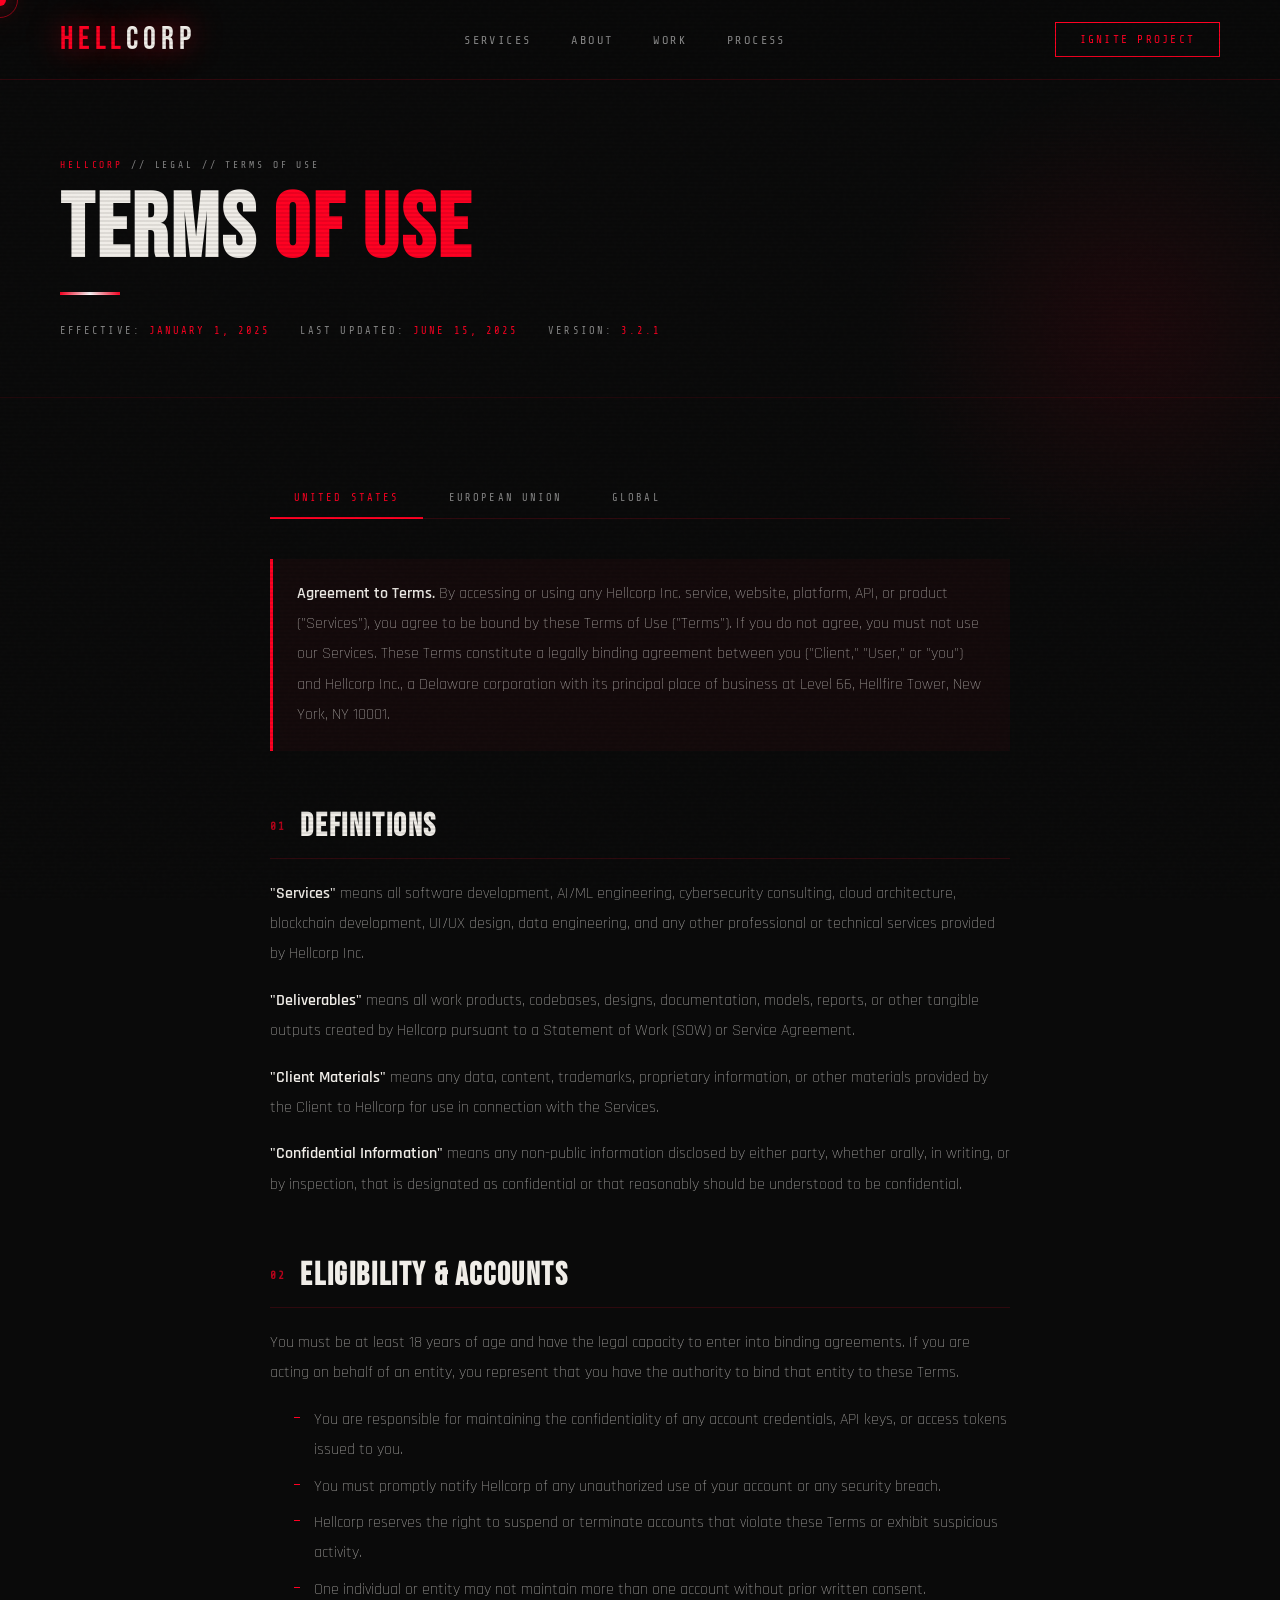
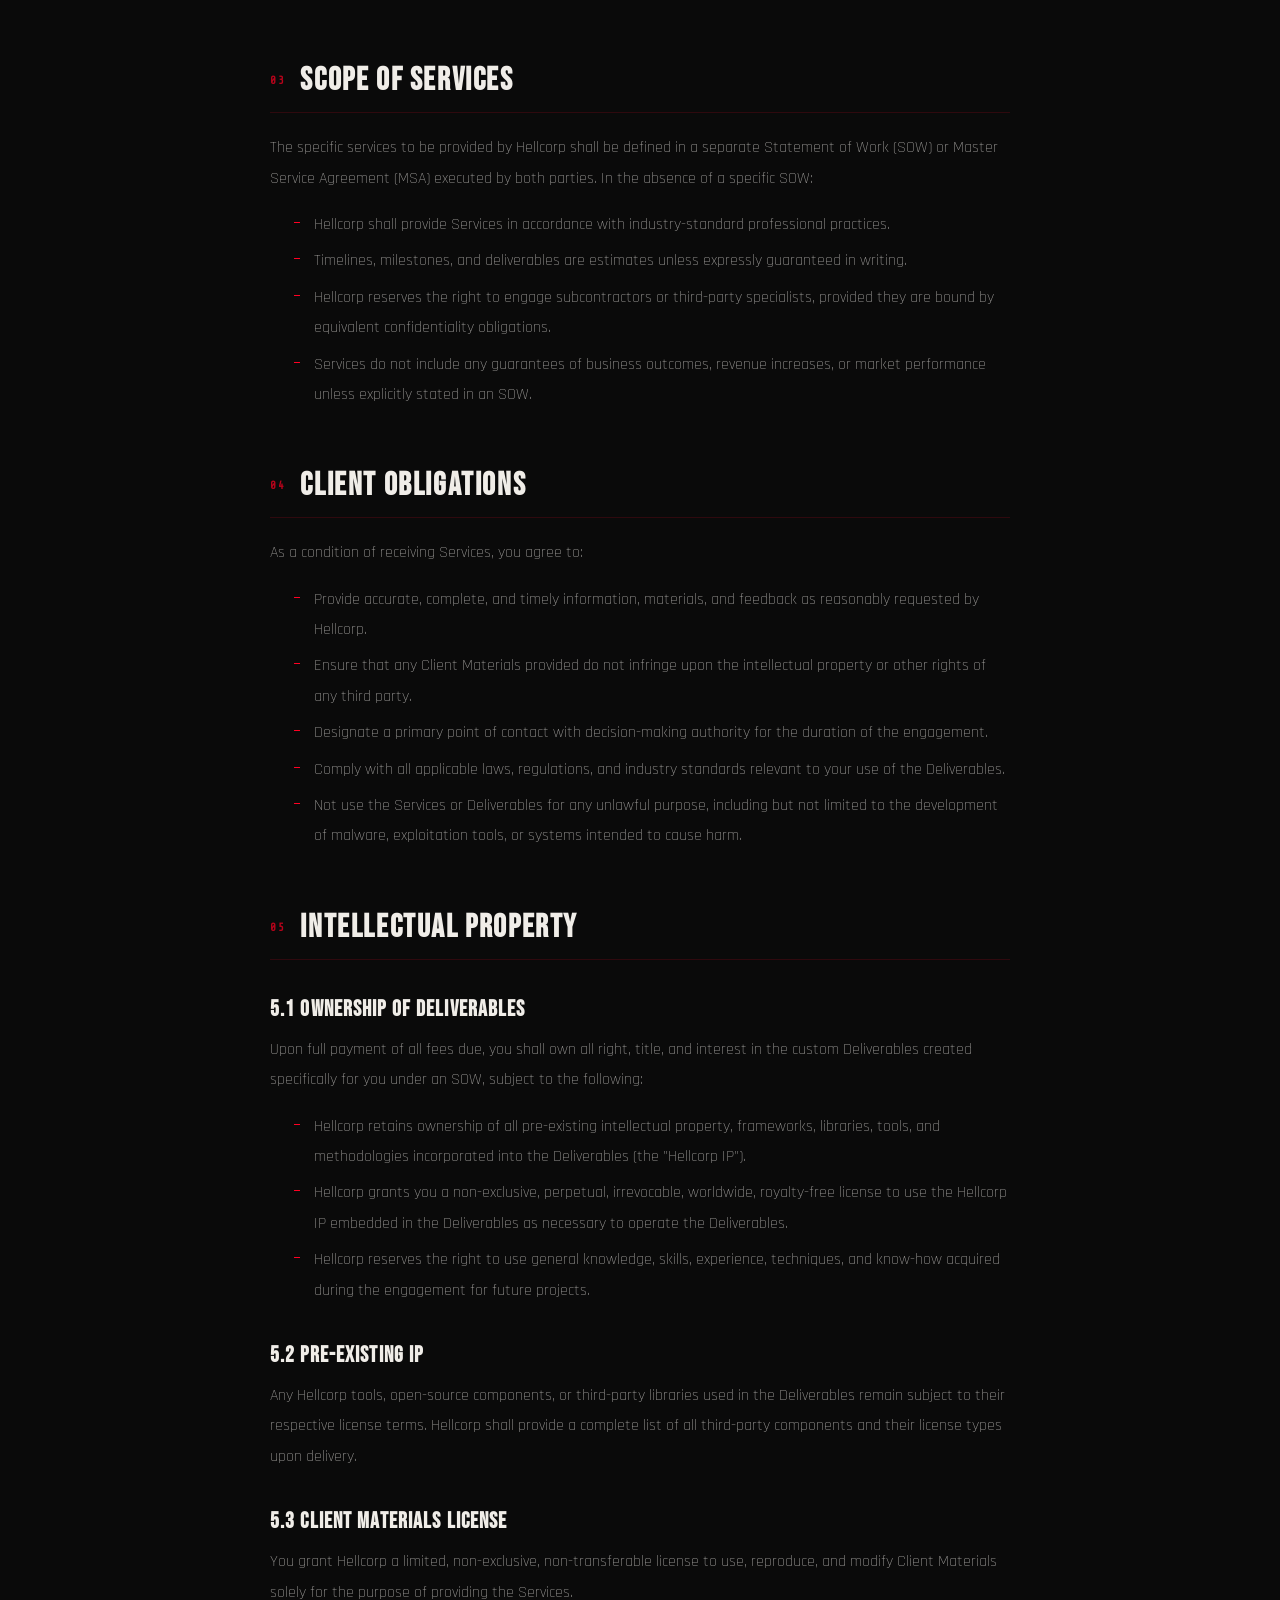
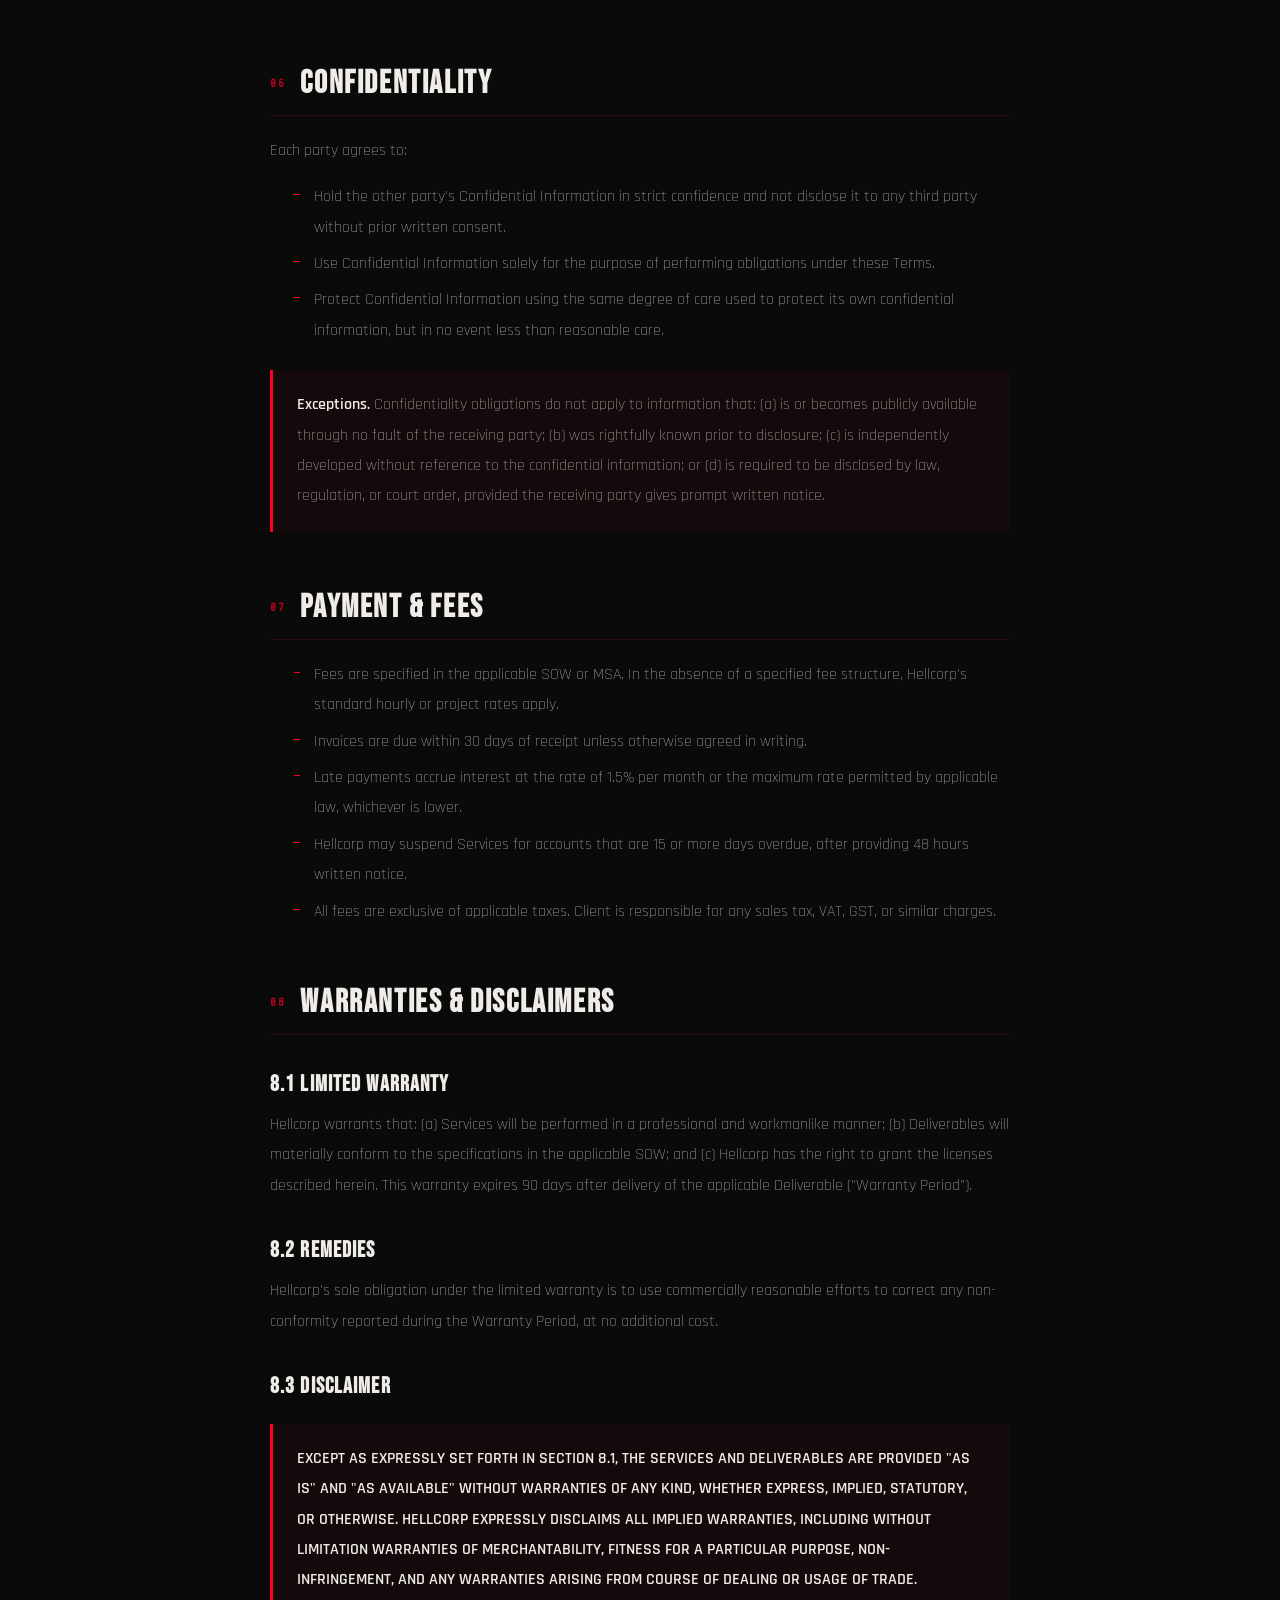
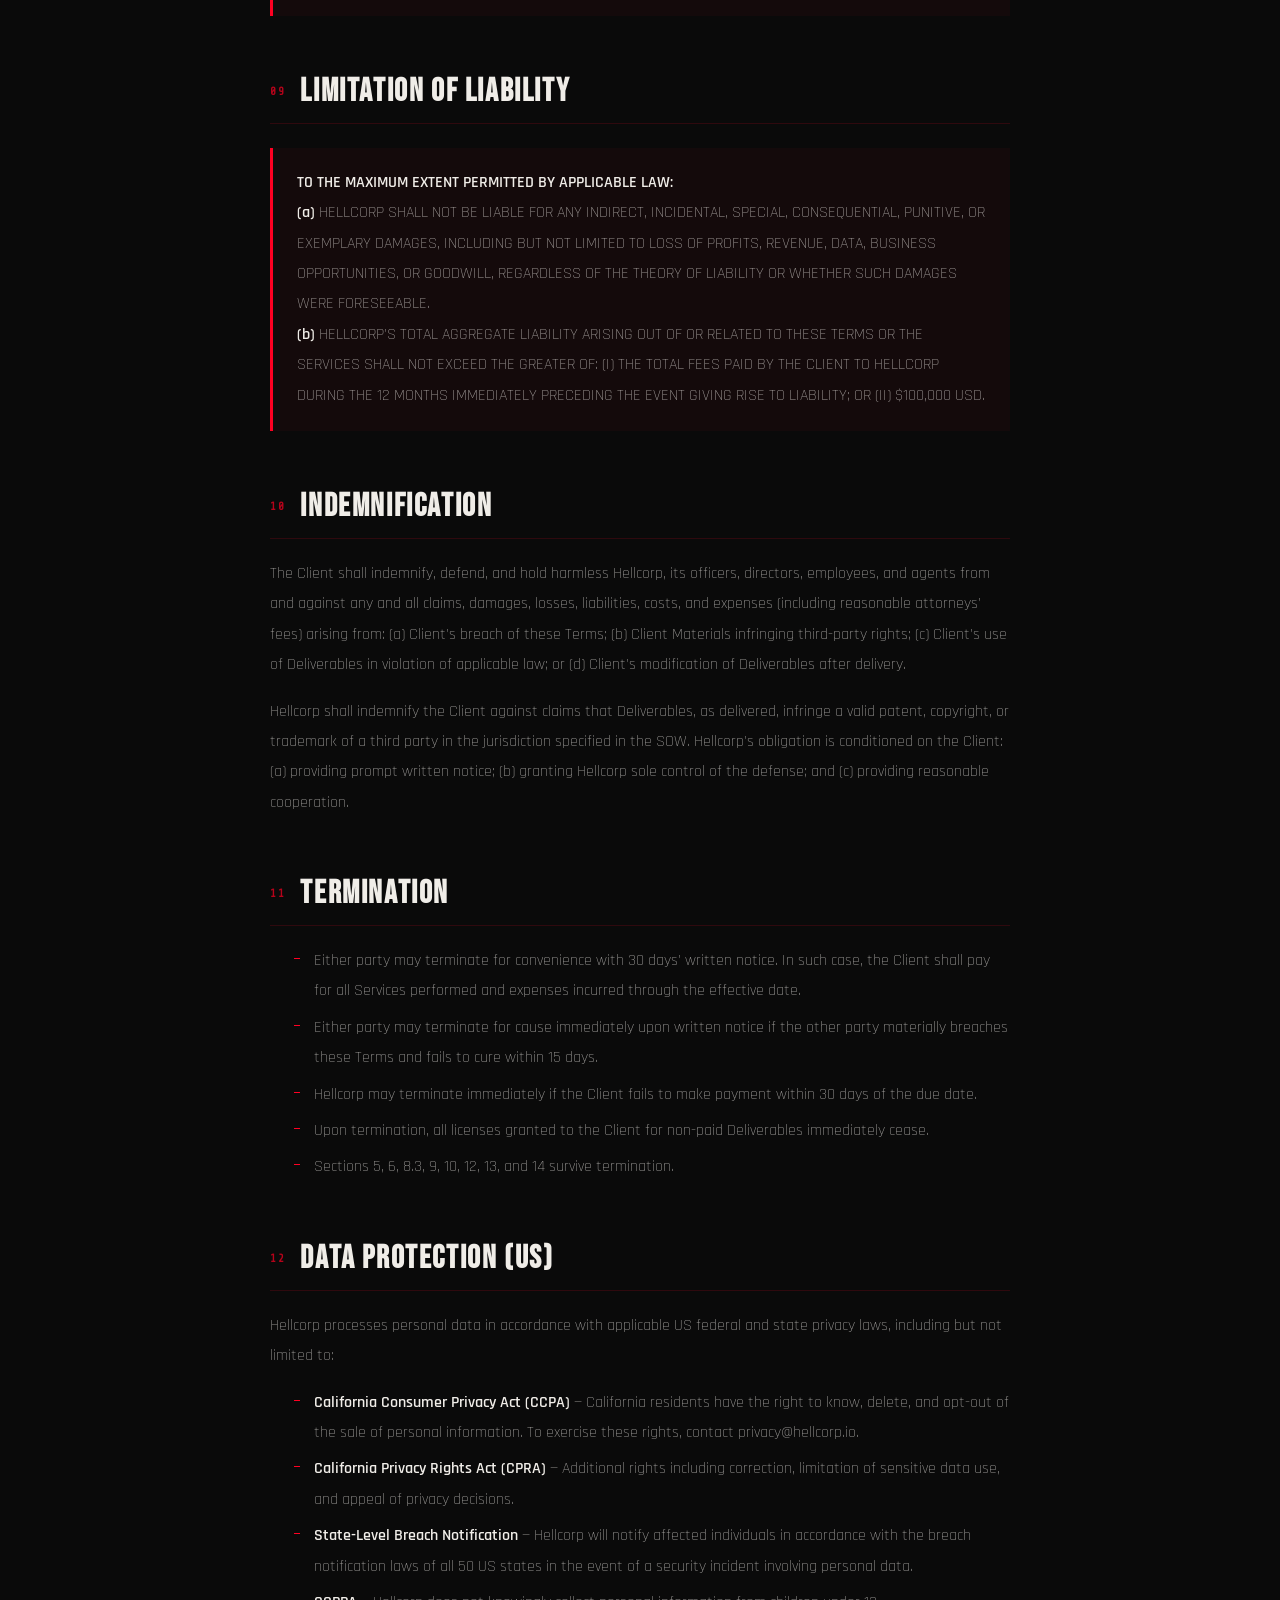
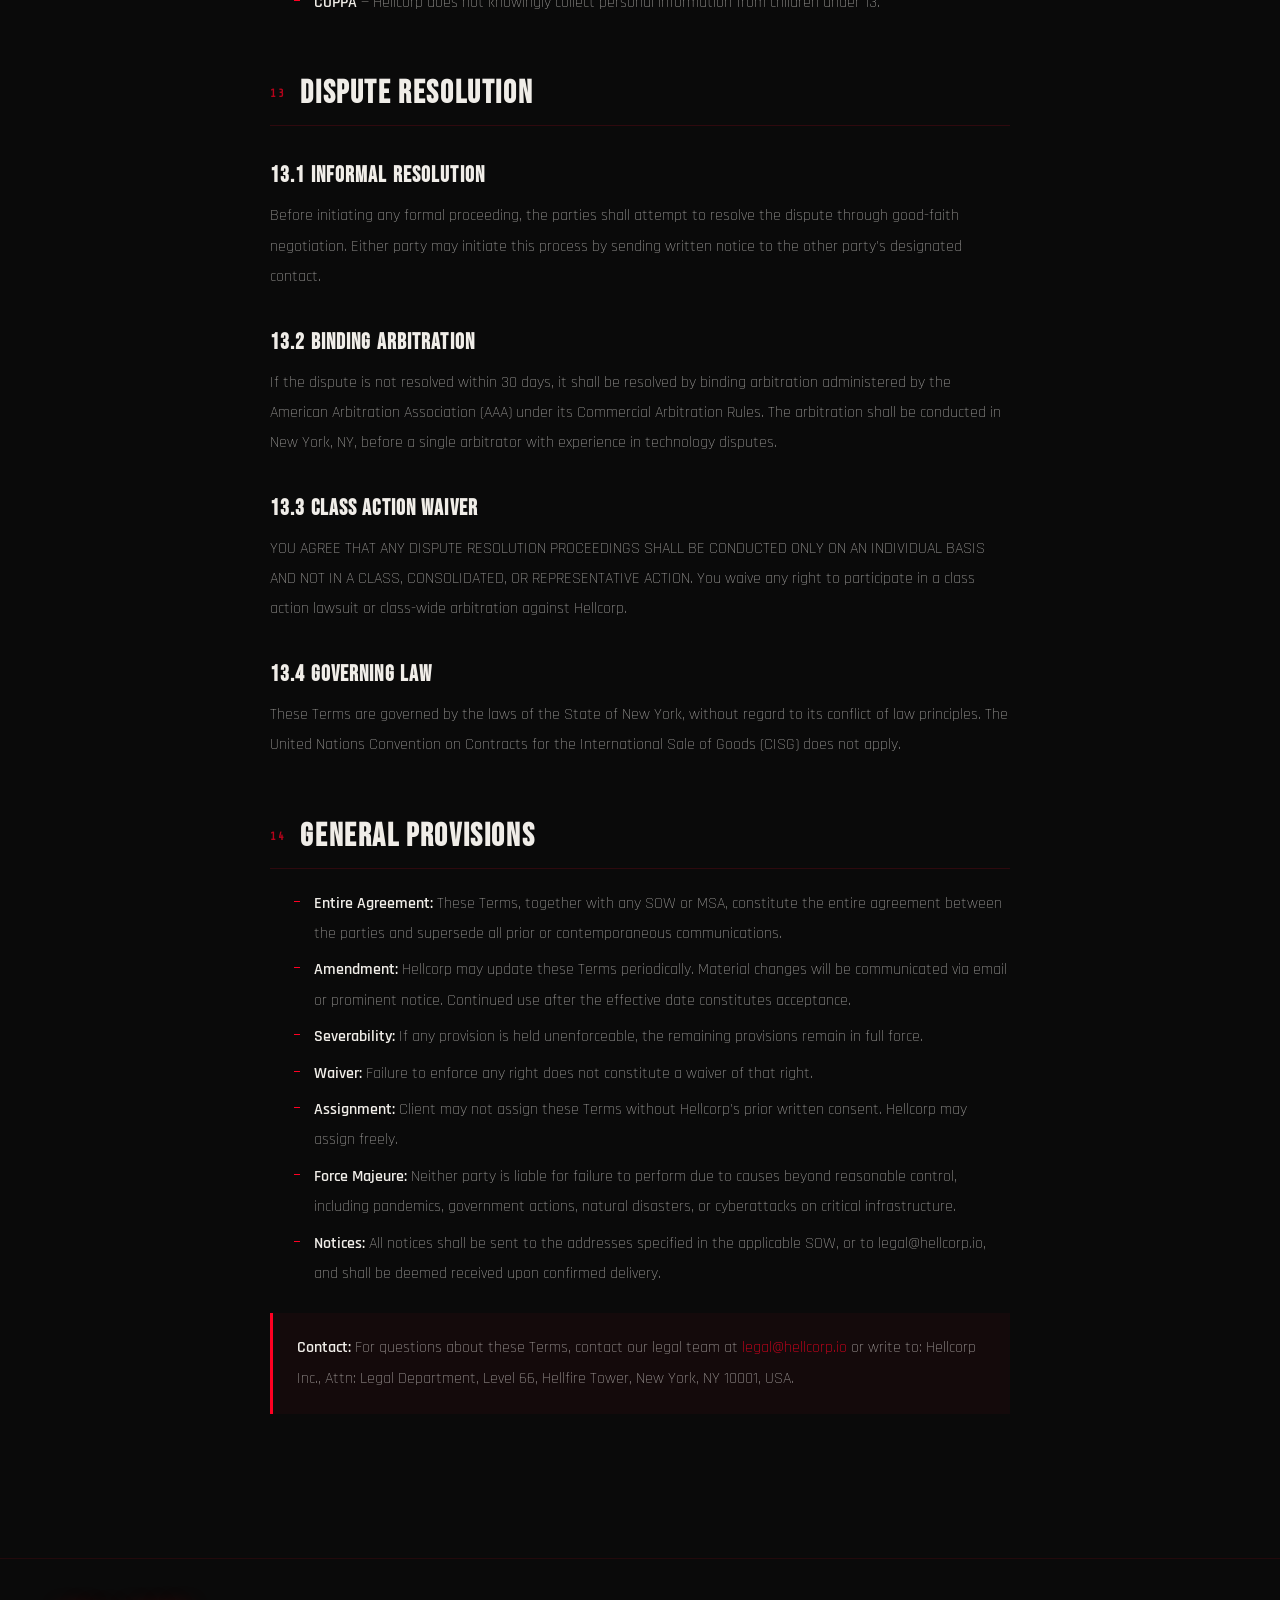
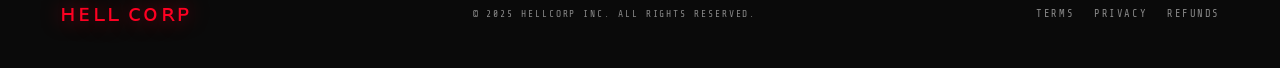
<file: terms.html>
<!DOCTYPE html>
<html lang="en">
<head>
<meta charset="UTF-8">
<meta name="viewport" content="width=device-width, initial-scale=1.0">
<title>Terms of Use — Hellcorp</title>
<link href="https://fonts.googleapis.com/css2?family=Bebas+Neue&family=Share+Tech+Mono&family=Rajdhani:wght@300;400;600;700&display=swap" rel="stylesheet">
<style>
  :root {
    --hell-red: #FF0022;
    --ash: #1A1A1A;
    --void: #0A0A0A;
    --white: #F0EDE8;
    --dim: #888888;
    --glow: rgba(255,0,34,0.6);
  }
  * { margin:0; padding:0; box-sizing:border-box; }
  html { scroll-behavior: smooth; }
  body {
    background: var(--void);
    color: var(--white);
    font-family: 'Rajdhani', sans-serif;
    cursor: none;
    overflow-x: hidden;
  }
  body::before {
    content: '';
    position: fixed;
    inset: 0;
    background-image: url("data:image/svg+xml,%3Csvg viewBox='0 0 256 256' xmlns='http://www.w3.org/2000/svg'%3E%3Cfilter id='n'%3E%3CfeTurbulence type='fractalNoise' baseFrequency='0.9' numOctaves='4' stitchTiles='stitch'/%3E%3C/filter%3E%3Crect width='100%25' height='100%25' filter='url(%23n)' opacity='0.04'/%3E%3C/svg%3E");
    pointer-events: none;
    z-index: 9000;
    opacity: 0.35;
  }
  body::after {
    content: '';
    position: fixed;
    inset: 0;
    background: repeating-linear-gradient(0deg, transparent, transparent 2px, rgba(0,0,0,0.08) 2px, rgba(0,0,0,0.08) 4px);
    pointer-events: none;
    z-index: 9001;
  }
  .cursor {
    position: fixed;
    width: 12px; height: 12px;
    background: var(--hell-red);
    border-radius: 50%;
    pointer-events: none;
    z-index: 9999;
    transform: translate(-50%,-50%);
    transition: transform 0.1s;
    box-shadow: 0 0 20px var(--glow), 0 0 40px var(--glow);
  }
  .cursor-ring {
    position: fixed;
    width: 36px; height: 36px;
    border: 1px solid rgba(255,0,34,0.5);
    border-radius: 50%;
    pointer-events: none;
    z-index: 9998;
    transform: translate(-50%,-50%);
    transition: all 0.15s ease;
  }
  nav {
    position: fixed;
    top: 0; left: 0; right: 0;
    z-index: 1000;
    display: flex;
    justify-content: space-between;
    align-items: center;
    padding: 20px 60px;
    border-bottom: 1px solid rgba(255,0,34,0.15);
    background: rgba(10,10,10,0.85);
    backdrop-filter: blur(10px);
  }
  .logo {
    font-family: 'Bebas Neue', sans-serif;
    font-size: 2rem;
    letter-spacing: 0.15em;
    color: var(--hell-red);
    text-shadow: 0 0 30px var(--glow);
    animation: flicker 4s infinite;
  }
  .logo span { color: var(--white); }
  @keyframes flicker {
    0%,95%,100% { opacity:1; }
    96% { opacity:0.8; }
    97% { opacity:1; }
    98% { opacity:0.6; }
    99% { opacity:1; }
  }
  .nav-links { display:flex; gap:40px; list-style:none; }
  .nav-links a {
    font-family: 'Share Tech Mono', monospace;
    font-size: 0.75rem;
    letter-spacing: 0.2em;
    color: var(--dim);
    text-decoration: none;
    text-transform: uppercase;
    transition: color 0.3s, text-shadow 0.3s;
    position: relative;
  }
  .nav-links a::after {
    content: '';
    position: absolute;
    bottom: -4px; left: 0;
    width: 0; height: 1px;
    background: var(--hell-red);
    transition: width 0.3s;
  }
  .nav-links a:hover { color: var(--hell-red); text-shadow: 0 0 15px var(--glow); }
  .nav-links a:hover::after { width: 100%; }
  .nav-btn {
    font-family: 'Share Tech Mono', monospace;
    font-size: 0.7rem;
    letter-spacing: 0.2em;
    text-transform: uppercase;
    border: 1px solid var(--hell-red);
    color: var(--hell-red);
    background: transparent;
    padding: 10px 24px;
    cursor: none;
    transition: all 0.3s;
    position: relative;
    overflow: hidden;
  }
  .nav-btn::before {
    content: '';
    position: absolute;
    inset: 0;
    background: var(--hell-red);
    transform: scaleX(0);
    transform-origin: left;
    transition: transform 0.3s;
    z-index: -1;
  }
  .nav-btn:hover { color: var(--void); }
  .nav-btn:hover::before { transform: scaleX(1); }
  .legal-hero {
    padding: 160px 60px 60px;
    position: relative;
    border-bottom: 1px solid rgba(255,0,34,0.1);
  }
  .legal-hero::before {
    content: '';
    position: absolute;
    width: 500px; height: 500px;
    border-radius: 50%;
    background: radial-gradient(circle, rgba(255,0,34,0.08) 0%, transparent 70%);
    top: 20%; right: -100px;
    pointer-events: none;
  }
  .legal-breadcrumb {
    font-family: 'Share Tech Mono', monospace;
    font-size: 0.6rem;
    letter-spacing: 0.3em;
    color: var(--dim);
    text-transform: uppercase;
    margin-bottom: 16px;
  }
  .legal-breadcrumb a { color: var(--hell-red); text-decoration: none; }
  .legal-breadcrumb a:hover { text-decoration: underline; }
  .legal-title {
    font-family: 'Bebas Neue', sans-serif;
    font-size: clamp(3rem, 7vw, 6rem);
    line-height: 1;
    letter-spacing: 0.03em;
    margin-bottom: 16px;
  }
  .legal-meta {
    font-family: 'Share Tech Mono', monospace;
    font-size: 0.65rem;
    letter-spacing: 0.2em;
    color: var(--dim);
    display: flex;
    gap: 30px;
    flex-wrap: wrap;
  }
  .legal-meta span { color: var(--hell-red); }
  .legal-body {
    max-width: 860px;
    margin: 0 auto;
    padding: 80px 60px 120px;
  }
  .legal-body h2 {
    font-family: 'Bebas Neue', sans-serif;
    font-size: 2rem;
    letter-spacing: 0.05em;
    color: var(--white);
    margin-top: 56px;
    margin-bottom: 20px;
    padding-bottom: 12px;
    border-bottom: 1px solid rgba(255,0,34,0.15);
    display: flex;
    align-items: center;
    gap: 14px;
  }
  .legal-body h2 .sec-num {
    font-family: 'Share Tech Mono', monospace;
    font-size: 0.7rem;
    color: var(--hell-red);
    letter-spacing: 0.2em;
    opacity: 0.7;
  }
  .legal-body h3 {
    font-family: 'Bebas Neue', sans-serif;
    font-size: 1.4rem;
    letter-spacing: 0.05em;
    color: var(--white);
    margin-top: 36px;
    margin-bottom: 12px;
  }
  .legal-body p {
    font-size: 1rem;
    font-weight: 300;
    color: rgba(240,237,232,0.7);
    line-height: 1.9;
    margin-bottom: 16px;
  }
  .legal-body ul {
    margin: 12px 0 20px 24px;
    list-style: none;
  }
  .legal-body ul li {
    font-size: 1rem;
    font-weight: 300;
    color: rgba(240,237,232,0.7);
    line-height: 1.9;
    position: relative;
    padding-left: 20px;
    margin-bottom: 6px;
  }
  .legal-body ul li::before {
    content: '';
    position: absolute;
    left: 0;
    top: 12px;
    width: 6px;
    height: 1px;
    background: var(--hell-red);
  }
  .legal-body strong {
    color: var(--white);
    font-weight: 600;
  }
  .legal-body .highlight-box {
    background: rgba(255,0,34,0.04);
    border-left: 3px solid var(--hell-red);
    padding: 20px 24px;
    margin: 24px 0;
  }
  .legal-body .highlight-box p { margin-bottom: 0; }
  .legal-body .jurisdiction-tabs {
    display: flex;
    gap: 2px;
    margin-bottom: 40px;
    border-bottom: 1px solid rgba(255,0,34,0.15);
  }
  .jurisdiction-tabs button {
    font-family: 'Share Tech Mono', monospace;
    font-size: 0.65rem;
    letter-spacing: 0.2em;
    text-transform: uppercase;
    background: transparent;
    color: var(--dim);
    border: none;
    padding: 14px 24px;
    cursor: none;
    transition: all 0.3s;
    position: relative;
  }
  .jurisdiction-tabs button::after {
    content: '';
    position: absolute;
    bottom: -1px; left: 0; right: 0;
    height: 2px;
    background: var(--hell-red);
    transform: scaleX(0);
    transition: transform 0.3s;
  }
  .jurisdiction-tabs button.active { color: var(--hell-red); }
  .jurisdiction-tabs button.active::after { transform: scaleX(1); }
  .jurisdiction-tabs button:hover { color: var(--white); }
  .jurisdiction-content { display: none; }
  .jurisdiction-content.active { display: block; }
  .red-accent {
    display: inline-block;
    width: 60px; height: 3px;
    background: var(--hell-red);
    margin-bottom: 24px;
    position: relative;
    overflow: hidden;
  }
  .red-accent::after {
    content: '';
    position: absolute;
    inset: 0;
    background: linear-gradient(to right, transparent, white, transparent);
    animation: shine 2s infinite;
  }
  @keyframes shine {
    from { transform: translateX(-100%); }
    to { transform: translateX(100%); }
  }
  footer {
    background: var(--void);
    border-top: 1px solid rgba(255,0,34,0.1);
    padding: 40px 60px;
    display: flex;
    justify-content: space-between;
    align-items: center;
  }
  .footer-logo {
    font-family: 'Bebas Neue', sans-serif;
    font-size: 1.5rem;
    letter-spacing: 0.1em;
    color: var(--hell-red);
    text-shadow: 0 0 20px var(--glow);
  }
  .footer-copy {
    font-family: 'Share Tech Mono', monospace;
    font-size: 0.6rem;
    letter-spacing: 0.2em;
    color: var(--dim);
  }
  .footer-links {
    display: flex;
    gap: 20px;
  }
  .footer-links a {
    font-family: 'Share Tech Mono', monospace;
    font-size: 0.65rem;
    letter-spacing: 0.15em;
    color: var(--dim);
    text-decoration: none;
    text-transform: uppercase;
    transition: color 0.3s;
    cursor: none;
  }
  .footer-links a:hover { color: var(--hell-red); }
  @media (max-width: 768px) {
    nav { padding: 16px 24px; }
    .nav-links { display: none; }
    .legal-hero { padding: 140px 24px 40px; }
    .legal-body { padding: 40px 24px 80px; }
    .legal-meta { gap: 16px; }
    footer { flex-direction: column; gap: 16px; text-align: center; padding: 30px 24px; }
  }
</style>
</head>
<body>
<div class="cursor" id="cursor"></div>
<div class="cursor-ring" id="cursorRing"></div>
<nav>
  <a href="index.html" class="logo" style="text-decoration:none;">HELL<span>CORP</span></a>
  <ul class="nav-links">
    <li><a href="index.html#services">Services</a></li>
    <li><a href="index.html#about">About</a></li>
    <li><a href="index.html#work">Work</a></li>
    <li><a href="index.html#process">Process</a></li>
  </ul>
  <button class="nav-btn" onclick="window.location.href='index.html#contact'">IGNITE PROJECT</button>
</nav>

<div class="legal-hero">
  <div class="legal-breadcrumb"><a href="index.html">Hellcorp</a> // Legal // Terms of Use</div>
  <h1 class="legal-title">TERMS <span style="color:var(--hell-red)">OF USE</span></h1>
  <div class="red-accent"></div>
  <div class="legal-meta">
    <div>EFFECTIVE: <span>JANUARY 1, 2025</span></div>
    <div>LAST UPDATED: <span>JUNE 15, 2025</span></div>
    <div>VERSION: <span>3.2.1</span></div>
  </div>
</div>

<div class="legal-body">

  <div class="jurisdiction-tabs">
    <button class="active" onclick="switchJurisdiction('us', this)">United States</button>
    <button onclick="switchJurisdiction('eu', this)">European Union</button>
    <button onclick="switchJurisdiction('global', this)">Global</button>
  </div>

  <!-- ==================== US ==================== -->
  <div class="jurisdiction-content active" id="jur-us">

    <div class="highlight-box">
      <p><strong>Agreement to Terms.</strong> By accessing or using any Hellcorp Inc. service, website, platform, API, or product ("Services"), you agree to be bound by these Terms of Use ("Terms"). If you do not agree, you must not use our Services. These Terms constitute a legally binding agreement between you ("Client," "User," or "you") and Hellcorp Inc., a Delaware corporation with its principal place of business at Level 66, Hellfire Tower, New York, NY 10001.</p>
    </div>

    <h2><span class="sec-num">01</span> DEFINITIONS</h2>
    <p><strong>"Services"</strong> means all software development, AI/ML engineering, cybersecurity consulting, cloud architecture, blockchain development, UI/UX design, data engineering, and any other professional or technical services provided by Hellcorp Inc.</p>
    <p><strong>"Deliverables"</strong> means all work products, codebases, designs, documentation, models, reports, or other tangible outputs created by Hellcorp pursuant to a Statement of Work (SOW) or Service Agreement.</p>
    <p><strong>"Client Materials"</strong> means any data, content, trademarks, proprietary information, or other materials provided by the Client to Hellcorp for use in connection with the Services.</p>
    <p><strong>"Confidential Information"</strong> means any non-public information disclosed by either party, whether orally, in writing, or by inspection, that is designated as confidential or that reasonably should be understood to be confidential.</p>

    <h2><span class="sec-num">02</span> ELIGIBILITY & ACCOUNTS</h2>
    <p>You must be at least 18 years of age and have the legal capacity to enter into binding agreements. If you are acting on behalf of an entity, you represent that you have the authority to bind that entity to these Terms.</p>
    <ul>
      <li>You are responsible for maintaining the confidentiality of any account credentials, API keys, or access tokens issued to you.</li>
      <li>You must promptly notify Hellcorp of any unauthorized use of your account or any security breach.</li>
      <li>Hellcorp reserves the right to suspend or terminate accounts that violate these Terms or exhibit suspicious activity.</li>
      <li>One individual or entity may not maintain more than one account without prior written consent.</li>
    </ul>

    <h2><span class="sec-num">03</span> SCOPE OF SERVICES</h2>
    <p>The specific services to be provided by Hellcorp shall be defined in a separate Statement of Work (SOW) or Master Service Agreement (MSA) executed by both parties. In the absence of a specific SOW:</p>
    <ul>
      <li>Hellcorp shall provide Services in accordance with industry-standard professional practices.</li>
      <li>Timelines, milestones, and deliverables are estimates unless expressly guaranteed in writing.</li>
      <li>Hellcorp reserves the right to engage subcontractors or third-party specialists, provided they are bound by equivalent confidentiality obligations.</li>
      <li>Services do not include any guarantees of business outcomes, revenue increases, or market performance unless explicitly stated in an SOW.</li>
    </ul>

    <h2><span class="sec-num">04</span> CLIENT OBLIGATIONS</h2>
    <p>As a condition of receiving Services, you agree to:</p>
    <ul>
      <li>Provide accurate, complete, and timely information, materials, and feedback as reasonably requested by Hellcorp.</li>
      <li>Ensure that any Client Materials provided do not infringe upon the intellectual property or other rights of any third party.</li>
      <li>Designate a primary point of contact with decision-making authority for the duration of the engagement.</li>
      <li>Comply with all applicable laws, regulations, and industry standards relevant to your use of the Deliverables.</li>
      <li>Not use the Services or Deliverables for any unlawful purpose, including but not limited to the development of malware, exploitation tools, or systems intended to cause harm.</li>
    </ul>

    <h2><span class="sec-num">05</span> INTELLECTUAL PROPERTY</h2>
    <h3>5.1 Ownership of Deliverables</h3>
    <p>Upon full payment of all fees due, you shall own all right, title, and interest in the custom Deliverables created specifically for you under an SOW, subject to the following:</p>
    <ul>
      <li>Hellcorp retains ownership of all pre-existing intellectual property, frameworks, libraries, tools, and methodologies incorporated into the Deliverables (the "Hellcorp IP").</li>
      <li>Hellcorp grants you a non-exclusive, perpetual, irrevocable, worldwide, royalty-free license to use the Hellcorp IP embedded in the Deliverables as necessary to operate the Deliverables.</li>
      <li>Hellcorp reserves the right to use general knowledge, skills, experience, techniques, and know-how acquired during the engagement for future projects.</li>
    </ul>
    <h3>5.2 Pre-Existing IP</h3>
    <p>Any Hellcorp tools, open-source components, or third-party libraries used in the Deliverables remain subject to their respective license terms. Hellcorp shall provide a complete list of all third-party components and their license types upon delivery.</p>
    <h3>5.3 Client Materials License</h3>
    <p>You grant Hellcorp a limited, non-exclusive, non-transferable license to use, reproduce, and modify Client Materials solely for the purpose of providing the Services.</p>

    <h2><span class="sec-num">06</span> CONFIDENTIALITY</h2>
    <p>Each party agrees to:</p>
    <ul>
      <li>Hold the other party's Confidential Information in strict confidence and not disclose it to any third party without prior written consent.</li>
      <li>Use Confidential Information solely for the purpose of performing obligations under these Terms.</li>
      <li>Protect Confidential Information using the same degree of care used to protect its own confidential information, but in no event less than reasonable care.</li>
    </ul>
    <div class="highlight-box">
      <p><strong>Exceptions.</strong> Confidentiality obligations do not apply to information that: (a) is or becomes publicly available through no fault of the receiving party; (b) was rightfully known prior to disclosure; (c) is independently developed without reference to the confidential information; or (d) is required to be disclosed by law, regulation, or court order, provided the receiving party gives prompt written notice.</p>
    </div>

    <h2><span class="sec-num">07</span> PAYMENT & FEES</h2>
    <ul>
      <li>Fees are specified in the applicable SOW or MSA. In the absence of a specified fee structure, Hellcorp's standard hourly or project rates apply.</li>
      <li>Invoices are due within 30 days of receipt unless otherwise agreed in writing.</li>
      <li>Late payments accrue interest at the rate of 1.5% per month or the maximum rate permitted by applicable law, whichever is lower.</li>
      <li>Hellcorp may suspend Services for accounts that are 15 or more days overdue, after providing 48 hours written notice.</li>
      <li>All fees are exclusive of applicable taxes. Client is responsible for any sales tax, VAT, GST, or similar charges.</li>
    </ul>

    <h2><span class="sec-num">08</span> WARRANTIES & DISCLAIMERS</h2>
    <h3>8.1 Limited Warranty</h3>
    <p>Hellcorp warrants that: (a) Services will be performed in a professional and workmanlike manner; (b) Deliverables will materially conform to the specifications in the applicable SOW; and (c) Hellcorp has the right to grant the licenses described herein. This warranty expires 90 days after delivery of the applicable Deliverable ("Warranty Period").</p>
    <h3>8.2 Remedies</h3>
    <p>Hellcorp's sole obligation under the limited warranty is to use commercially reasonable efforts to correct any non-conformity reported during the Warranty Period, at no additional cost.</p>
    <h3>8.3 Disclaimer</h3>
    <div class="highlight-box">
      <p><strong>EXCEPT AS EXPRESSLY SET FORTH IN SECTION 8.1, THE SERVICES AND DELIVERABLES ARE PROVIDED "AS IS" AND "AS AVAILABLE" WITHOUT WARRANTIES OF ANY KIND, WHETHER EXPRESS, IMPLIED, STATUTORY, OR OTHERWISE. HELLCORP EXPRESSLY DISCLAIMS ALL IMPLIED WARRANTIES, INCLUDING WITHOUT LIMITATION WARRANTIES OF MERCHANTABILITY, FITNESS FOR A PARTICULAR PURPOSE, NON-INFRINGEMENT, AND ANY WARRANTIES ARISING FROM COURSE OF DEALING OR USAGE OF TRADE.</strong></p>
    </div>

    <h2><span class="sec-num">09</span> LIMITATION OF LIABILITY</h2>
    <div class="highlight-box">
      <p><strong>TO THE MAXIMUM EXTENT PERMITTED BY APPLICABLE LAW:</strong></p>
      <p><strong>(a)</strong> HELLCORP SHALL NOT BE LIABLE FOR ANY INDIRECT, INCIDENTAL, SPECIAL, CONSEQUENTIAL, PUNITIVE, OR EXEMPLARY DAMAGES, INCLUDING BUT NOT LIMITED TO LOSS OF PROFITS, REVENUE, DATA, BUSINESS OPPORTUNITIES, OR GOODWILL, REGARDLESS OF THE THEORY OF LIABILITY OR WHETHER SUCH DAMAGES WERE FORESEEABLE.</p>
      <p><strong>(b)</strong> HELLCORP'S TOTAL AGGREGATE LIABILITY ARISING OUT OF OR RELATED TO THESE TERMS OR THE SERVICES SHALL NOT EXCEED THE GREATER OF: (I) THE TOTAL FEES PAID BY THE CLIENT TO HELLCORP DURING THE 12 MONTHS IMMEDIATELY PRECEDING THE EVENT GIVING RISE TO LIABILITY; OR (II) $100,000 USD.</p>
    </div>

    <h2><span class="sec-num">10</span> INDEMNIFICATION</h2>
    <p>The Client shall indemnify, defend, and hold harmless Hellcorp, its officers, directors, employees, and agents from and against any and all claims, damages, losses, liabilities, costs, and expenses (including reasonable attorneys' fees) arising from: (a) Client's breach of these Terms; (b) Client Materials infringing third-party rights; (c) Client's use of Deliverables in violation of applicable law; or (d) Client's modification of Deliverables after delivery.</p>
    <p>Hellcorp shall indemnify the Client against claims that Deliverables, as delivered, infringe a valid patent, copyright, or trademark of a third party in the jurisdiction specified in the SOW. Hellcorp's obligation is conditioned on the Client: (a) providing prompt written notice; (b) granting Hellcorp sole control of the defense; and (c) providing reasonable cooperation.</p>

    <h2><span class="sec-num">11</span> TERMINATION</h2>
    <ul>
      <li>Either party may terminate for convenience with 30 days' written notice. In such case, the Client shall pay for all Services performed and expenses incurred through the effective date.</li>
      <li>Either party may terminate for cause immediately upon written notice if the other party materially breaches these Terms and fails to cure within 15 days.</li>
      <li>Hellcorp may terminate immediately if the Client fails to make payment within 30 days of the due date.</li>
      <li>Upon termination, all licenses granted to the Client for non-paid Deliverables immediately cease.</li>
      <li>Sections 5, 6, 8.3, 9, 10, 12, 13, and 14 survive termination.</li>
    </ul>

    <h2><span class="sec-num">12</span> DATA PROTECTION (US)</h2>
    <p>Hellcorp processes personal data in accordance with applicable US federal and state privacy laws, including but not limited to:</p>
    <ul>
      <li><strong>California Consumer Privacy Act (CCPA)</strong> — California residents have the right to know, delete, and opt-out of the sale of personal information. To exercise these rights, contact privacy@hellcorp.io.</li>
      <li><strong>California Privacy Rights Act (CPRA)</strong> — Additional rights including correction, limitation of sensitive data use, and appeal of privacy decisions.</li>
      <li><strong>State-Level Breach Notification</strong> — Hellcorp will notify affected individuals in accordance with the breach notification laws of all 50 US states in the event of a security incident involving personal data.</li>
      <li><strong>COPPA</strong> — Hellcorp does not knowingly collect personal information from children under 13.</li>
    </ul>

    <h2><span class="sec-num">13</span> DISPUTE RESOLUTION</h2>
    <h3>13.1 Informal Resolution</h3>
    <p>Before initiating any formal proceeding, the parties shall attempt to resolve the dispute through good-faith negotiation. Either party may initiate this process by sending written notice to the other party's designated contact.</p>
    <h3>13.2 Binding Arbitration</h3>
    <p>If the dispute is not resolved within 30 days, it shall be resolved by binding arbitration administered by the American Arbitration Association (AAA) under its Commercial Arbitration Rules. The arbitration shall be conducted in New York, NY, before a single arbitrator with experience in technology disputes.</p>
    <h3>13.3 Class Action Waiver</h3>
    <p>YOU AGREE THAT ANY DISPUTE RESOLUTION PROCEEDINGS SHALL BE CONDUCTED ONLY ON AN INDIVIDUAL BASIS AND NOT IN A CLASS, CONSOLIDATED, OR REPRESENTATIVE ACTION. You waive any right to participate in a class action lawsuit or class-wide arbitration against Hellcorp.</p>
    <h3>13.4 Governing Law</h3>
    <p>These Terms are governed by the laws of the State of New York, without regard to its conflict of law principles. The United Nations Convention on Contracts for the International Sale of Goods (CISG) does not apply.</p>

    <h2><span class="sec-num">14</span> GENERAL PROVISIONS</h2>
    <ul>
      <li><strong>Entire Agreement:</strong> These Terms, together with any SOW or MSA, constitute the entire agreement between the parties and supersede all prior or contemporaneous communications.</li>
      <li><strong>Amendment:</strong> Hellcorp may update these Terms periodically. Material changes will be communicated via email or prominent notice. Continued use after the effective date constitutes acceptance.</li>
      <li><strong>Severability:</strong> If any provision is held unenforceable, the remaining provisions remain in full force.</li>
      <li><strong>Waiver:</strong> Failure to enforce any right does not constitute a waiver of that right.</li>
      <li><strong>Assignment:</strong> Client may not assign these Terms without Hellcorp's prior written consent. Hellcorp may assign freely.</li>
      <li><strong>Force Majeure:</strong> Neither party is liable for failure to perform due to causes beyond reasonable control, including pandemics, government actions, natural disasters, or cyberattacks on critical infrastructure.</li>
      <li><strong>Notices:</strong> All notices shall be sent to the addresses specified in the applicable SOW, or to legal@hellcorp.io, and shall be deemed received upon confirmed delivery.</li>
    </ul>

    <div class="highlight-box">
      <p><strong>Contact:</strong> For questions about these Terms, contact our legal team at <span style="color:var(--hell-red);">legal@hellcorp.io</span> or write to: Hellcorp Inc., Attn: Legal Department, Level 66, Hellfire Tower, New York, NY 10001, USA.</p>
    </div>
  </div>

  <!-- ==================== EU ==================== -->
  <div class="jurisdiction-content" id="jur-eu">

    <div class="highlight-box">
      <p><strong>Agreement to Terms.</strong> By accessing or using Hellcorp's Services within the European Economic Area (EEA), the United Kingdom, or Switzerland, you agree to be bound by these Terms of Use, which have been adapted to comply with EU law, including Regulation (EU) 2016/679 (GDPR), the Digital Services Act (DSA), and applicable member-state consumer protection legislation. The controller for data protection purposes is Hellcorp Ireland Ltd., 1 Grand Canal Street Upper, Dublin 4, D04 V5K8, Ireland.</p>
    </div>

    <h2><span class="sec-num">01</span> DEFINITIONS</h2>
    <p>All definitions from the US jurisdiction apply, with the following additions and modifications:</p>
    <ul>
      <li><strong>"Data Subject"</strong> means an identified or identifiable natural person whose personal data is processed by Hellcorp in connection with the Services.</li>
      <li><strong>"Processing"</strong> means any operation or set of operations performed on personal data, as defined in Article 4(2) of the GDPR.</li>
      <li><strong>"Controller"</strong> and <strong>"Processor"</strong> have the meanings assigned under GDPR Articles 4(7) and 4(8) respectively.</li>
      <li><strong>"Consumer"</strong> means any natural person acting for purposes outside their trade, business, or profession, as defined under EU consumer protection directives.</li>
    </ul>

    <h2><span class="sec-num">02</span> GDPR COMPLIANCE</h2>
    <h3>2.1 Lawful Basis</h3>
    <p>Hellcorp processes personal data only on the following lawful bases under Article 6 GDPR:</p>
    <ul>
      <li><strong>Contract performance</strong> — Processing necessary to perform the service agreement with the Client.</li>
      <li><strong>Legitimate interests</strong> — Processing for business operations, fraud prevention, and security, subject to balancing tests documented in Hellcorp's Records of Processing Activities (ROPA).</li>
      <li><strong>Consent</strong> — Where explicitly obtained for marketing communications, analytics cookies, or other non-essential processing.</li>
      <li><strong>Legal obligation</strong> — Processing required by EU or member-state law (e.g., tax records, anti-money laundering).</li>
    </ul>
    <h3>2.2 Data Subject Rights</h3>
    <p>Hellcorp recognizes and facilitates the following rights under GDPR Articles 15–22:</p>
    <ul>
      <li><strong>Right of access</strong> (Art. 15) — You may request a copy of your personal data.</li>
      <li><strong>Right to rectification</strong> (Art. 16) — You may request correction of inaccurate data.</li>
      <li><strong>Right to erasure</strong> (Art. 17) — You may request deletion, subject to lawful retention requirements.</li>
      <li><strong>Right to restriction</strong> (Art. 18) — You may request limitation of processing in specified circumstances.</li>
      <li><strong>Right to data portability</strong> (Art. 20) — You may receive your data in a structured, machine-readable format.</li>
      <li><strong>Right to object</strong> (Art. 21) — You may object to processing based on legitimate interests or direct marketing.</li>
      <li><strong>Right not to be subject to automated decision-making</strong> (Art. 22) — You may request human review of solely automated decisions with legal effects.</li>
    </ul>
    <p>To exercise any of these rights, contact <span style="color:var(--hell-red);">dpo@hellcorp.io</span>. Responses will be provided within one month, extendable by two months for complex requests, with notification of any extension.</p>
    <h3>2.3 Data Protection Impact Assessments</h3>
    <p>Hellcorp conducts Data Protection Impact Assessments (DPIAs) for any processing likely to result in high risk to individuals, in accordance with Article 35 GDPR and the EDPB guidelines.</p>

    <h2><span class="sec-num">03</span> INTERNATIONAL DATA TRANSFERS</h2>
    <p>Hellcorp may transfer personal data outside the EEA. Such transfers are carried out using one or more of the following safeguards in compliance with Chapter V GDPR:</p>
    <ul>
      <li><strong>Standard Contractual Clauses (SCCs)</strong> — Hellcorp implements the European Commission's 2021 Standard Contractual Clauses (Commission Implementing Decision 2021/914) for controller-to-controller and controller-to-processor transfers.</li>
      <li><strong>Adequacy decisions</strong> — Transfers to countries recognized by the European Commission as providing adequate protection (e.g., UK post-Brexit adequacy, Japan, South Korea, Canada for commercial organizations).</li>
      <li><strong>Binding Corporate Rules (BCRs)</strong> — Where applicable within the Hellcorp group of companies.</li>
      <li><strong>Derogations</strong> — Only in limited circumstances as permitted under Article 49 GDPR, with appropriate supplementary measures where required by the Schrems II ruling and subsequent EDPB recommendations.</li>
    </ul>
    <div class="highlight-box">
      <p><strong>Schrems II Compliance:</strong> Hellcorp conducts Transfer Impact Assessments (TIAs) for each destination country prior to initiating data transfers. Supplementary measures (including encryption in transit and at rest, pseudonymization, and split processing) are implemented where the TIA identifies a gap in protection.</p>
    </div>

    <h2><span class="sec-num">04</span> EU CONSUMER PROTECTION</h2>
    <p>For Consumers as defined above, the following additional protections apply:</p>
    <ul>
      <li><strong>Right of Withdrawal:</strong> Consumers have a 14-day withdrawal period for distance contracts under Directive 2011/83/EU, implemented via national law. For services that begin during the withdrawal period with the Consumer's express consent, the Consumer shall pay a proportionate amount corresponding to the services provided.</li>
      <li><strong>Unfair Terms:</strong> No term that creates a significant imbalance to the detriment of the Consumer contrary to the requirements of good faith shall be enforceable, as per Directive 93/13/EEC.</li>
      <li><strong>Fair Commercial Practices:</strong> Hellcorp complies with Directive 2005/29/EC on unfair business-to-consumer commercial practices.</li>
      <li><strong>Digital Content:</strong> Where Deliverables constitute "digital content or services" under Directive (EU) 2019/770, the conformity requirements and remedies therein apply.</li>
    </ul>

    <h2><span class="sec-num">05</span> DIGITAL SERVICES ACT (DSA) COMPLIANCE</h2>
    <p>Where Hellcorp's Services fall within the scope of Regulation (EU) 2022/2065 (Digital Services Act):</p>
    <ul>
      <li>Hellcorp designates a single point of contact for communication with authorities, the Digital Services Coordinator, and users.</li>
      <li>Illegal content reporting mechanisms are available as applicable.</li>
      <li>Transparency reports are published in accordance with DSA requirements.</li>
      <li>Out-of-court dispute settlement mechanisms are provided.</li>
    </ul>

    <h2><span class="sec-num">06</span> INTELLECTUAL PROPERTY</h2>
    <p>The IP provisions in Section 05 of the US jurisdiction apply, with the following modifications:</p>
    <ul>
      <li><strong>Moral Rights:</strong> To the extent that any Deliverables qualify as a "work" under the applicable EU member-state copyright law, Hellcorp waives all moral rights (droit moral / Urheberpersönlichkeitsrecht) to the fullest extent permitted by law. Where moral rights cannot be waived, the Client is granted a non-assertion undertaking.</li>
      <li><strong>Database Rights:</strong> Any sui generis database rights in Deliverables are licensed to the Client on the same terms as the copyright license.</li>
    </ul>

    <h2><span class="sec-num">07</span> LIABILITY (EU)</h2>
    <p>In addition to the limitations in Section 09 of the US jurisdiction:</p>
    <ul>
      <li>Hellcorp's liability for death or personal injury caused by negligence is not excluded or limited, in accordance with applicable EU and member-state law.</li>
      <li>The limitation of liability does not apply to fraud, intentional misconduct, or gross negligence to the extent such exclusion is prohibited by mandatory member-state law.</li>
      <li>For Consumer clients, the liability cap is set at the higher of the amounts specified in Section 09(US) or the maximum permitted under the applicable member-state consumer protection legislation.</li>
      <li>The product liability regime under Directive 85/374/EEC (as amended) applies where Deliverables qualify as a "product" under that directive.</li>
    </ul>

    <h2><span class="sec-num">08</span> DISPUTE RESOLUTION (EU)</h2>
    <h3>8.1 Governing Law</h3>
    <p>For B2B clients, these Terms are governed by the laws of Ireland, without regard to conflict of law principles. Rome I Regulation (EC) No 593/2008 applies.</p>
    <p>For Consumer clients, these Terms are governed by the laws of the EU member state of the Consumer's habitual residence, in accordance with Article 6(1) of Rome I.</p>
    <h3>8.2 Jurisdiction</h3>
    <p>Hellcorp submits to the exclusive jurisdiction of the courts of Dublin, Ireland for B2B disputes. For Consumer disputes, the Consumer may bring proceedings in the courts of their habitual residence, as provided under Article 18 of Brussels I bis Regulation (EU) No 1215/2012.</p>
    <h3>8.3 Online Dispute Resolution</h3>
    <p>Hellcorp participates in the EU Online Dispute Resolution (ODR) platform established under Regulation (EU) 524/2013. Consumers may access the platform at <span style="color:var(--hell-red);">https://ec.europa.eu/consumers/odr</span>. Hellcorp's email for ODR purposes is legal@hellcorp.io.</p>

    <h2><span class="sec-num">09</span> DATA BREACH NOTIFICATION</h2>
    <p>In the event of a personal data breach, Hellcorp will:</p>
    <ul>
      <li>Notify the relevant supervisory authority (Irish Data Protection Commission for EEA-wide processing) within 72 hours of becoming aware, in accordance with Article 33 GDPR.</li>
      <li>Notify affected data subjects without undue delay where the breach is likely to result in a high risk to their rights and freedoms, per Article 34 GDPR.</li>
      <li>Document all breaches, including facts, effects, and remedial actions taken, in the breach register.</li>
    </ul>

    <div class="highlight-box">
      <p><strong>EU Contact:</strong> Data Protection Officer: <span style="color:var(--hell-red);">dpo@hellcorp.io</span> | Supervisory Authority: Irish Data Protection Commission, 21 Fitzwilliam Square South, Dublin 2, D02 RD28, Ireland | Legal: <span style="color:var(--hell-red);">legal@hellcorp.io</span></p>
    </div>
  </div>

  <!-- ==================== GLOBAL ==================== -->
  <div class="jurisdiction-content" id="jur-global">

    <div class="highlight-box">
      <p><strong>Agreement to Terms.</strong> This section applies to Users and Clients located in jurisdictions not covered by the United States or European Union tabs above, including but not limited to the United Kingdom, Canada, Australia, Japan, Singapore, South Korea, Brazil, India, the United Arab Emirates, and other territories. Where local law mandates requirements that conflict with these Terms, local law shall prevail to the extent of the conflict.</p>
    </div>

    <h2><span class="sec-num">01</span> APPLICABLE FRAMEWORK</h2>
    <p>For jurisdictions not specifically addressed above, the following general principles apply:</p>
    <ul>
      <li>The US jurisdiction Terms serve as the default framework, unless superseded by a specific provision below or by mandatory local law.</li>
      <li>Hellcorp complies with all applicable data protection, consumer protection, and technology regulations in each jurisdiction where it operates or provides Services.</li>
      <li>Where Hellcorp has established a local entity, the contract is with that entity. Where no local entity exists, the contract is with Hellcorp Inc. (Delaware, USA).</li>
    </ul>

    <h2><span class="sec-num">02</span> JURISDICTION-SPECIFIC PROVISIONS</h2>

    <h3>United Kingdom (Post-Brexit)</h3>
    <ul>
      <li>UK GDPR and the Data Protection Act 2018 apply to processing of UK residents' personal data. Hellcorp Ireland Ltd. is recognized as the UK representative under UK GDPR Article 27.</li>
      <li>UK adequacy regulations permit data flows from the UK to the EEA. Transfers from the UK to other third countries use UK International Data Transfer Agreement (IDTA) or UK addendum to EU SCCs.</li>
      <li>Consumer rights under the Consumer Rights Act 2015 and the Consumer Contracts (Information, Cancellation and Additional Charges) Regulations 2013 apply.</li>
      <li>Governing law: England & Wales. Jurisdiction: Courts of England and Wales.</li>
    </ul>

    <h3>Canada</h3>
    <ul>
      <li>PIPEDA (Personal Information Protection and Electronic Documents Act) applies to commercial activities. Provincial legislation (PIPA, Quebec Law 25) applies where enacted and in effect.</li>
      <li>Quebec's Law 25 (Act respecting the protection of personal information in the private sector, as amended by Bill 64) requires: consent management, privacy impact assessments, breach notification, and designation of a privacy officer for organizations operating in Quebec.</li>
      <li>Hellcorp responds to access requests under PIPEDA within 30 days.</li>
      <li>Governing law: Province of Ontario. Jurisdiction: Courts of Ontario, with recognition of the federal jurisdiction where applicable.</li>
    </ul>

    <h3>Australia</h3>
    <ul>
      <li>The Privacy Act 1988 (Cth) and the Australian Privacy Principles (APPs) govern personal information handling.</li>
      <li>Hellcorp complies with the Notifiable Data Breaches (NDB) scheme — affected individuals and the Office of the Australian Information Commissioner (OAIC) are notified when a breach is likely to result in serious harm.</li>
      <li>Australian Consumer Law (Schedule 2 of the Competition and Consumer Act 2010) applies, including guarantees under Part 3-2 and unfair contract term protections.</li>
      <li>Governing law: State of New South Wales. Jurisdiction: Federal Court of Australia or courts of New South Wales.</li>
    </ul>

    <h3>Japan</h3>
    <ul>
      <li>The Act on the Protection of Personal Information (APPI), as amended in 2022, applies. Hellcorp complies with PPC (Personal Information Protection Commission) guidelines.</li>
      <li>Cross-border transfers of personal information require: consent of the data subject, or equivalent measures in the destination country as recognized by the PPC.</li>
      <li>Japan-EU Mutual Adequacy arrangement facilitates data flows. Japan-UK adequacy also applies.</li>
      <li>Governing law: Laws of Japan. Jurisdiction: Tokyo District Court.</li>
    </ul>

    <h3>Singapore</h3>
    <ul>
      <li>The Personal Data Protection Act 2012 (PDPA), as amended in 2020, applies including the mandatory data breach notification regime and consent obligations.</li>
      <li>Hellcorp is registered with the Personal Data Protection Commission (PDPC) where required.</li>
      <li>Data transfers outside Singapore require the destination to meet comparable protection standards or the data subject's consent.</li>
      <li>Governing law: Laws of Singapore. Jurisdiction: State Courts of Singapore.</li>
    </ul>

    <h3>South Korea</h3>
    <ul>
      <li>The Personal Information Protection Act (PIPA) applies, including the requirement for consent to cross-border data transfers and the right to request suspension of processing.</li>
      <li>Hellcorp complies with the Personal Information Protection Commission (PIPC) guidelines and breach notification obligations (within 72 hours for breaches affecting 1,000+ individuals).</li>
      <li>Governing law: Laws of the Republic of Korea. Jurisdiction: Seoul Central District Court.</li>
    </ul>

    <h3>Brazil</h3>
    <ul>
      <li>Lei Geral de Proteção de Dados (LGPD — Law No. 13,709/2018) applies to the processing of personal data of individuals in Brazil or data collected in Brazil.</p>
      <ul>
        <li>Hellcorp has appointed a Data Protection Officer (Encarregado) as required under LGPD.</li>
        <li>International data transfers require specific legal bases under LGPD Article 33, including adequacy decisions, standard contractual clauses, or consent.</li>
        <li>Administrative sanctions by the ANPD (Autoridade Nacional de Proteção de Dados) may apply for non-compliance.</li>
      </ul>
      <li>Consumer protection under the Consumer Defense Code (CDC — Law No. 8.078/1990) applies.</li>
      <li>Governing law: Laws of the Federative Republic of Brazil. Jurisdiction: Courts of São Paulo, Brazil.</li>
    </ul>

    <h3>India</h3>
    <ul>
      <li>The Digital Personal Data Protection Act, 2023 (DPDPA) applies to digital personal data processed in India or of Indian data principals.</li>
      <li>Hellcorp complies with consent management obligations, data principal rights (access, correction, erasure, grievance redressal), and the reasonable security safeguards requirement.</li>
      <li>The Information Technology Act, 2000 and its rules (including the SPDI Rules, 2011, to the extent still applicable) provide additional framework.</li>
      <li>Governing law: Laws of India. Jurisdiction: Courts in Bengaluru, Karnataka, India.</li>
    </ul>

    <h3>United Arab Emirates</h3>
    <ul>
      <li>Federal Decree-Law No. 45 of 2021 on the Protection of Personal Data applies at the federal level. DIFC Data Protection Law No. 5 of 2020 and ADGM Data Protection Regulations 2021 apply in their respective free zones.</li>
      <li>Cross-border transfers require the data subject's consent, a transfer impact assessment, or an adequacy determination by the relevant data protection authority.</li>
      <li>Governing law: Laws of the UAE (federal). Jurisdiction: Dubai courts (DIFC courts for DIFC-based engagements).</li>
    </ul>

    <h2><span class="sec-num">03</span> SANCTIONS & EXPORT CONTROLS</h2>
    <p>Hellcorp complies with all applicable economic sanctions and export control laws, including but not limited to:</p>
    <ul>
      <li>US sanctions administered by OFAC (Office of Foreign Assets Control)</li>
      <li>EU sanctions under the Common Foreign and Security Policy (CFSP)</li>
      <li>UK sanctions under the Sanctions and Anti-Money Laundering Act 2018</li>
      <li>UN Security Council sanctions</li>
      <li>Wassenaar Arrangement controls on dual-use technology</li>
    </ul>
    <p>Hellcorp does not provide Services to persons, entities, or countries subject to comprehensive sanctions. Restricted technology transfers are subject to appropriate licensing and compliance review.</p>

    <h2><span class="sec-num">04</span> ANTI-BRIBERY & ANTI-CORRUPTION</h2>
    <p>Hellcorp maintains zero tolerance for bribery and corruption. All engagements comply with:</p>
    <ul>
      <li>US Foreign Corrupt Practices Act (FCPA)</li>
      <li>UK Bribery Act 2010</li>
      <li>EU Directive 2017/1374 on combating fraud to the Union's financial interests</li>
      <li>Applicable local anti-corruption legislation</li>
    </ul>

    <h2><span class="sec-num">05</span> GENERAL PROVISIONS</h2>
    <p>All general provisions from Section 14 (US jurisdiction) apply, with the following additions:</p>
    <ul>
      <li><strong>Language:</strong> These Terms are in English. Translations into other languages are provided for convenience only. In the event of a conflict between the English version and a translation, the English version prevails.</li>
      <li><strong>Holidays:</strong> Where deadlines fall on a public holiday in the applicable jurisdiction, the deadline is extended to the next business day.</li>
      <li><strong>Severability with Local Law Override:</strong> If any provision is unenforceable under local mandatory law, it is modified to the minimum extent necessary to make it enforceable. If modification is not possible, the provision is severed and replaced by a provision that most closely achieves the original commercial intent.</li>
      <li><strong>Human Rights:</strong> Hellcorp respects internationally recognized human rights as set out in the UN Guiding Principles on Business and Human Rights.</li>
    </ul>

    <div class="highlight-box">
      <p><strong>Global Contact:</strong> For jurisdiction-specific inquiries: <span style="color:var(--hell-red);">legal@hellcorp.io</span> | Data Protection: <span style="color:var(--hell-red);">dpo@hellcorp.io</span> | Physical: Level 66, Hellfire Tower, New York, NY 10001, USA (with local entities in Dublin, London, and Singapore as applicable).</p>
    </div>
  </div>

</div>

<footer>
  <div class="footer-logo">ʜᴇʟʟ ᴄᴏʀᴘ</div>
  <div class="footer-copy">© 2025 HELLCORP INC. ALL RIGHTS RESERVED.</div>
  <div class="footer-links">
    <a href="terms.html">Terms</a>
    <a href="policy.html">Privacy</a>
    <a href="refund.html">Refunds</a>
  </div>
</footer>

<script>
const cursor = document.getElementById('cursor');
const ring = document.getElementById('cursorRing');
let mx=0,my=0,rx=0,ry=0;
document.addEventListener('mousemove',e=>{mx=e.clientX;my=e.clientY;cursor.style.left=mx+'px';cursor.style.top=my+'px';});
(function ar(){rx+=(mx-rx)*0.15;ry+=(my-ry)*0.15;ring.style.left=rx+'px';ring.style.top=ry+'px';requestAnimationFrame(ar);})();
document.querySelectorAll('a,button').forEach(el=>{
  el.addEventListener('mouseenter',()=>{cursor.style.transform='translate(-50%,-50%) scale(2)';ring.style.transform='translate(-50%,-50%) scale(1.5)';ring.style.borderColor='rgba(255,0,34,0.8)';});
  el.addEventListener('mouseleave',()=>{cursor.style.transform='translate(-50%,-50%) scale(1)';ring.style.transform='translate(-50%,-50%) scale(1)';ring.style.borderColor='rgba(255,0,34,0.5)';});
});
function switchJurisdiction(id, btn) {
  document.querySelectorAll('.jurisdiction-content').forEach(c=>c.classList.remove('active'));
  document.querySelectorAll('.jurisdiction-tabs button').forEach(b=>b.classList.remove('active'));
  document.getElementById('jur-'+id).classList.add('active');
  btn.classList.add('active');
}
</script>
</body>
</html>
</file>
